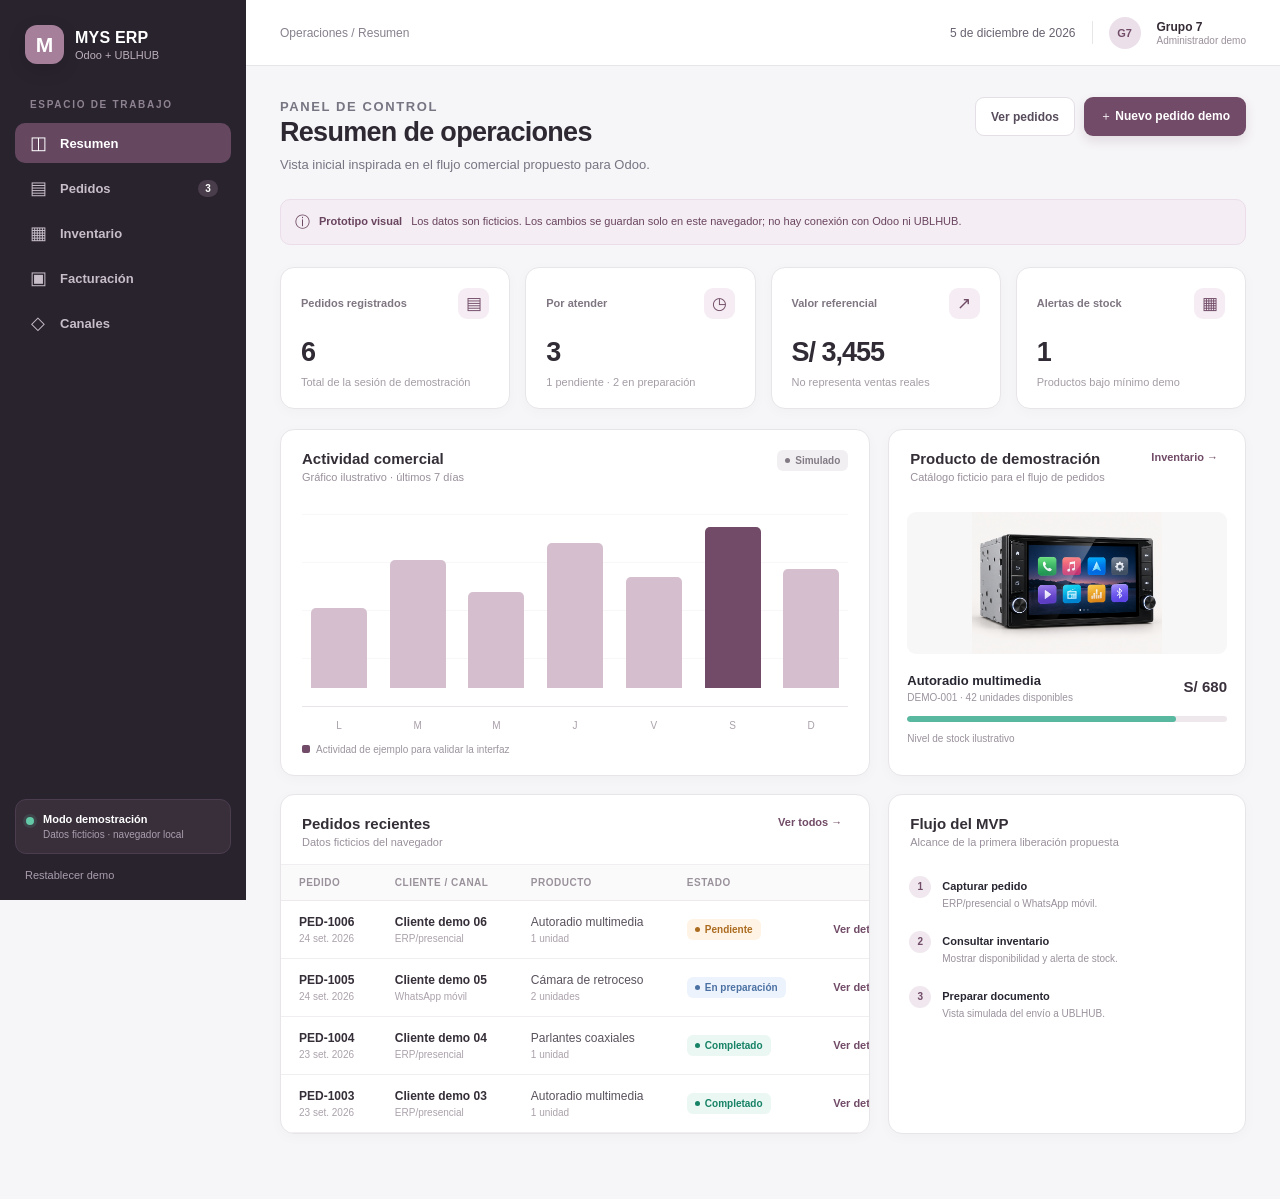
<file: producto/frontend/index.html>
<!doctype html>
<html lang="es">
  <head>
    <meta charset="UTF-8" />
    <meta name="viewport" content="width=device-width, initial-scale=1" />
    <meta name="theme-color" content="#2b2432" />
    <meta name="description" content="Prototipo visual de Odoo con ventas presenciales, WhatsApp móvil y documentos electrónicos mediante UBLHUB." />
    <title>MYS ERP · MVP visual</title>
    <link rel="stylesheet" href="./styles.css" />
    <script src="./app.js" defer></script>
  </head>
  <body>
    <div class="app-shell">
      <aside class="sidebar" aria-label="Navegación principal">
        <div class="brand">
          <div class="brand-mark" aria-hidden="true">M</div>
          <div><strong>MYS ERP</strong><small>Odoo + UBLHUB</small></div>
        </div>
        <div class="workspace-label">ESPACIO DE TRABAJO</div>
        <nav id="main-nav" class="nav-list">
          <button class="nav-item is-active" type="button" data-view="resumen"><span class="nav-icon">◫</span> Resumen</button>
          <button class="nav-item" type="button" data-view="pedidos"><span class="nav-icon">▤</span> Pedidos <span id="nav-pending" class="nav-count">0</span></button>
          <button class="nav-item" type="button" data-view="inventario"><span class="nav-icon">▦</span> Inventario</button>
          <button class="nav-item" type="button" data-view="facturacion"><span class="nav-icon">▣</span> Facturación</button>
          <button class="nav-item" type="button" data-view="canales"><span class="nav-icon">◇</span> Canales</button>
        </nav>
        <div class="sidebar-bottom">
          <div class="demo-card"><span class="demo-dot"></span><div><strong>Modo demostración</strong><small>Datos ficticios · navegador local</small></div></div>
          <button id="reset-demo" class="reset-button" type="button">Restablecer demo</button>
        </div>
      </aside>

      <div class="content-shell">
        <header class="topbar">
          <div class="topbar-left"><button id="menu-toggle" class="mobile-menu" type="button" aria-label="Abrir menú">☰</button><span id="breadcrumb">Operaciones / Resumen</span></div>
          <div class="topbar-right"><span class="topbar-date" id="today-label"></span><span class="divider"></span><span class="avatar" aria-label="Usuario de demostración">G7</span><span class="topbar-user">Grupo 7 <small>Administrador demo</small></span></div>
        </header>
        <main id="view" class="main-content" tabindex="-1"></main>
      </div>
    </div>
    <div id="modal-root"></div>
    <div id="toast" class="toast" role="status" aria-live="polite"></div>
  </body>
</html>
</file>
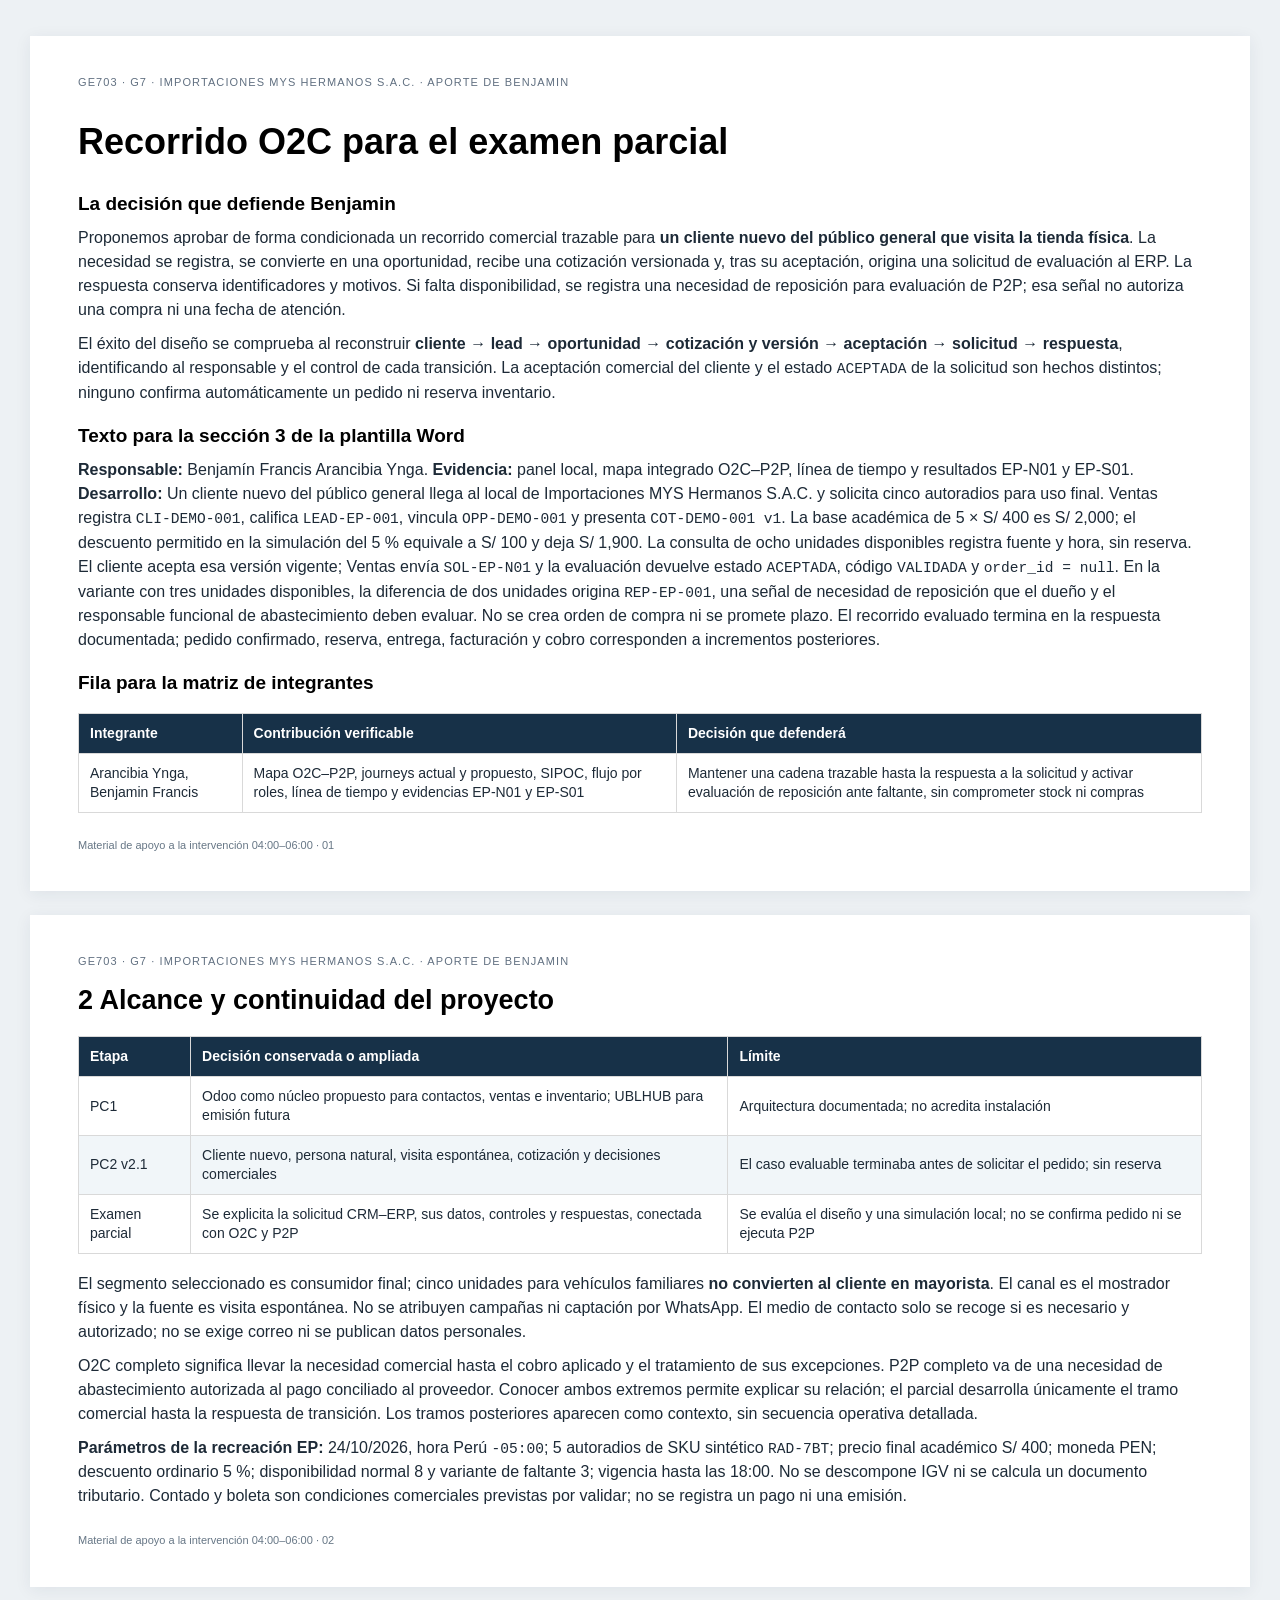
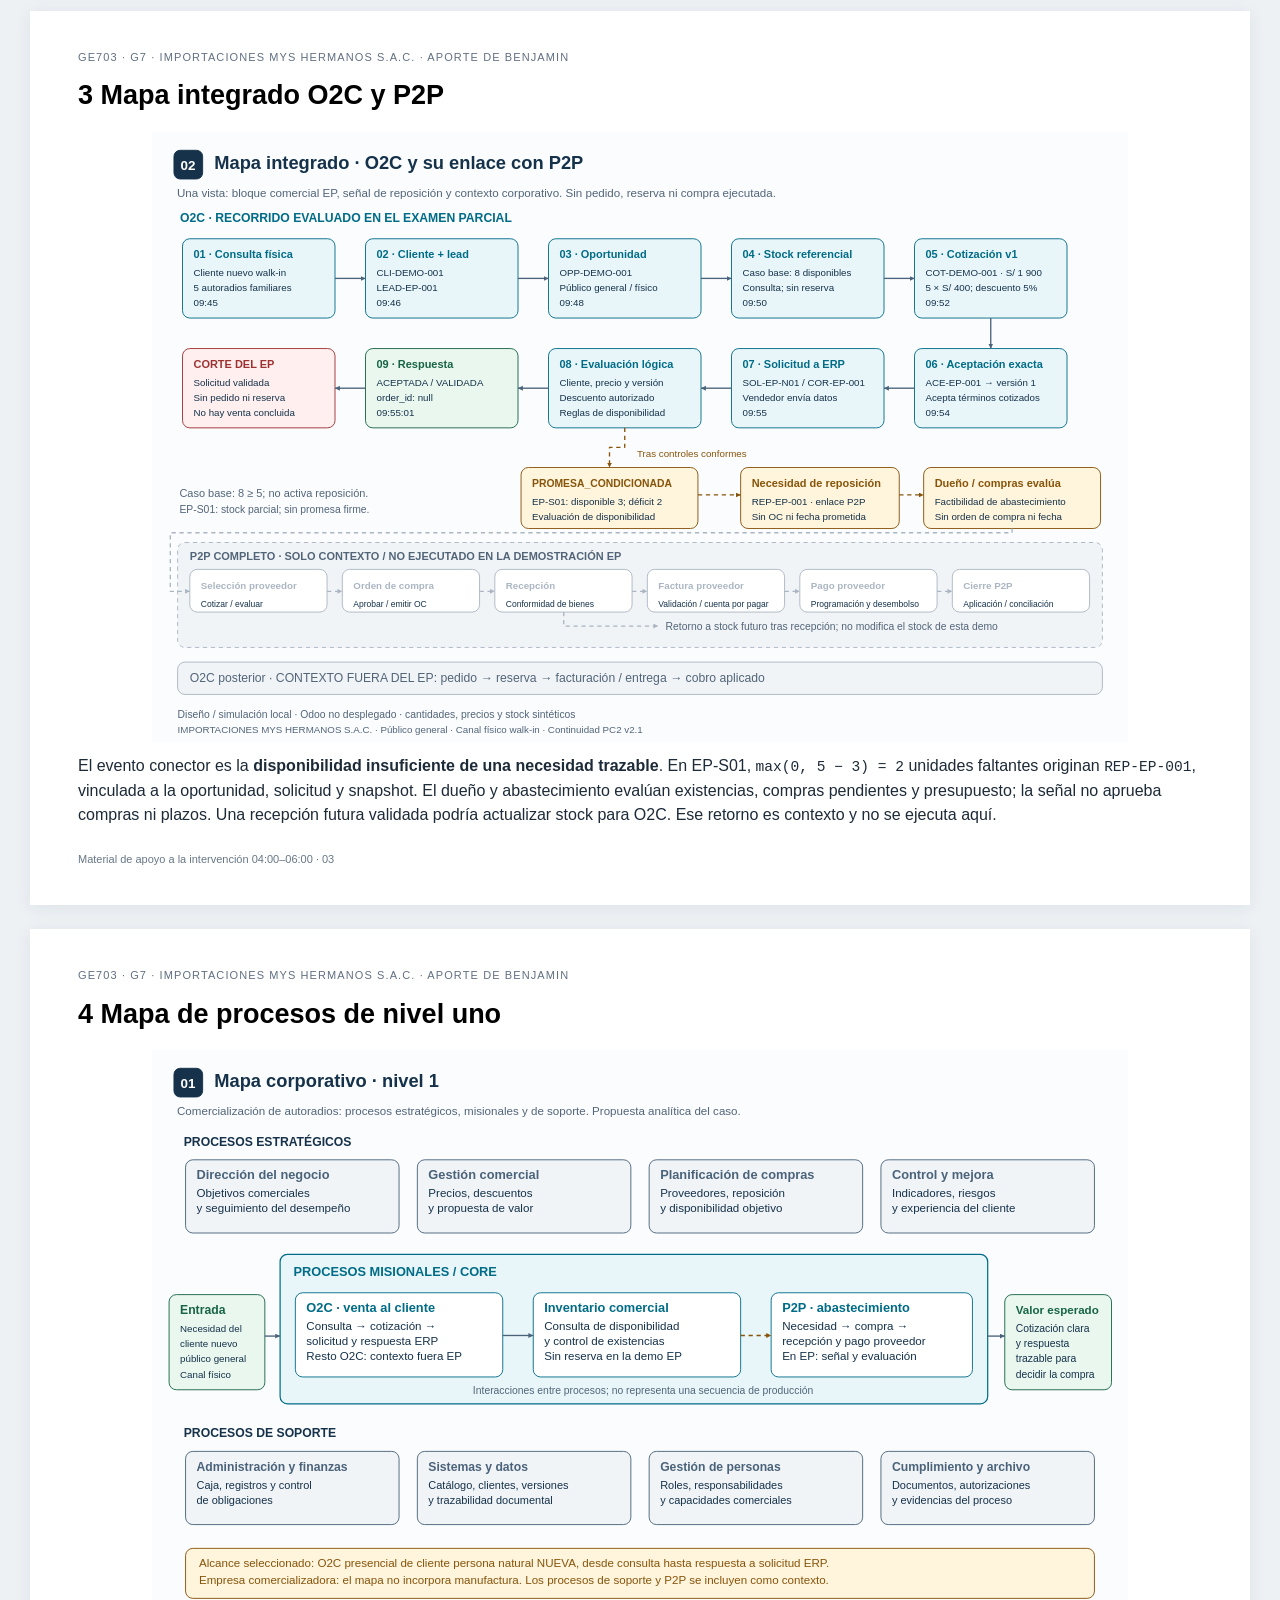
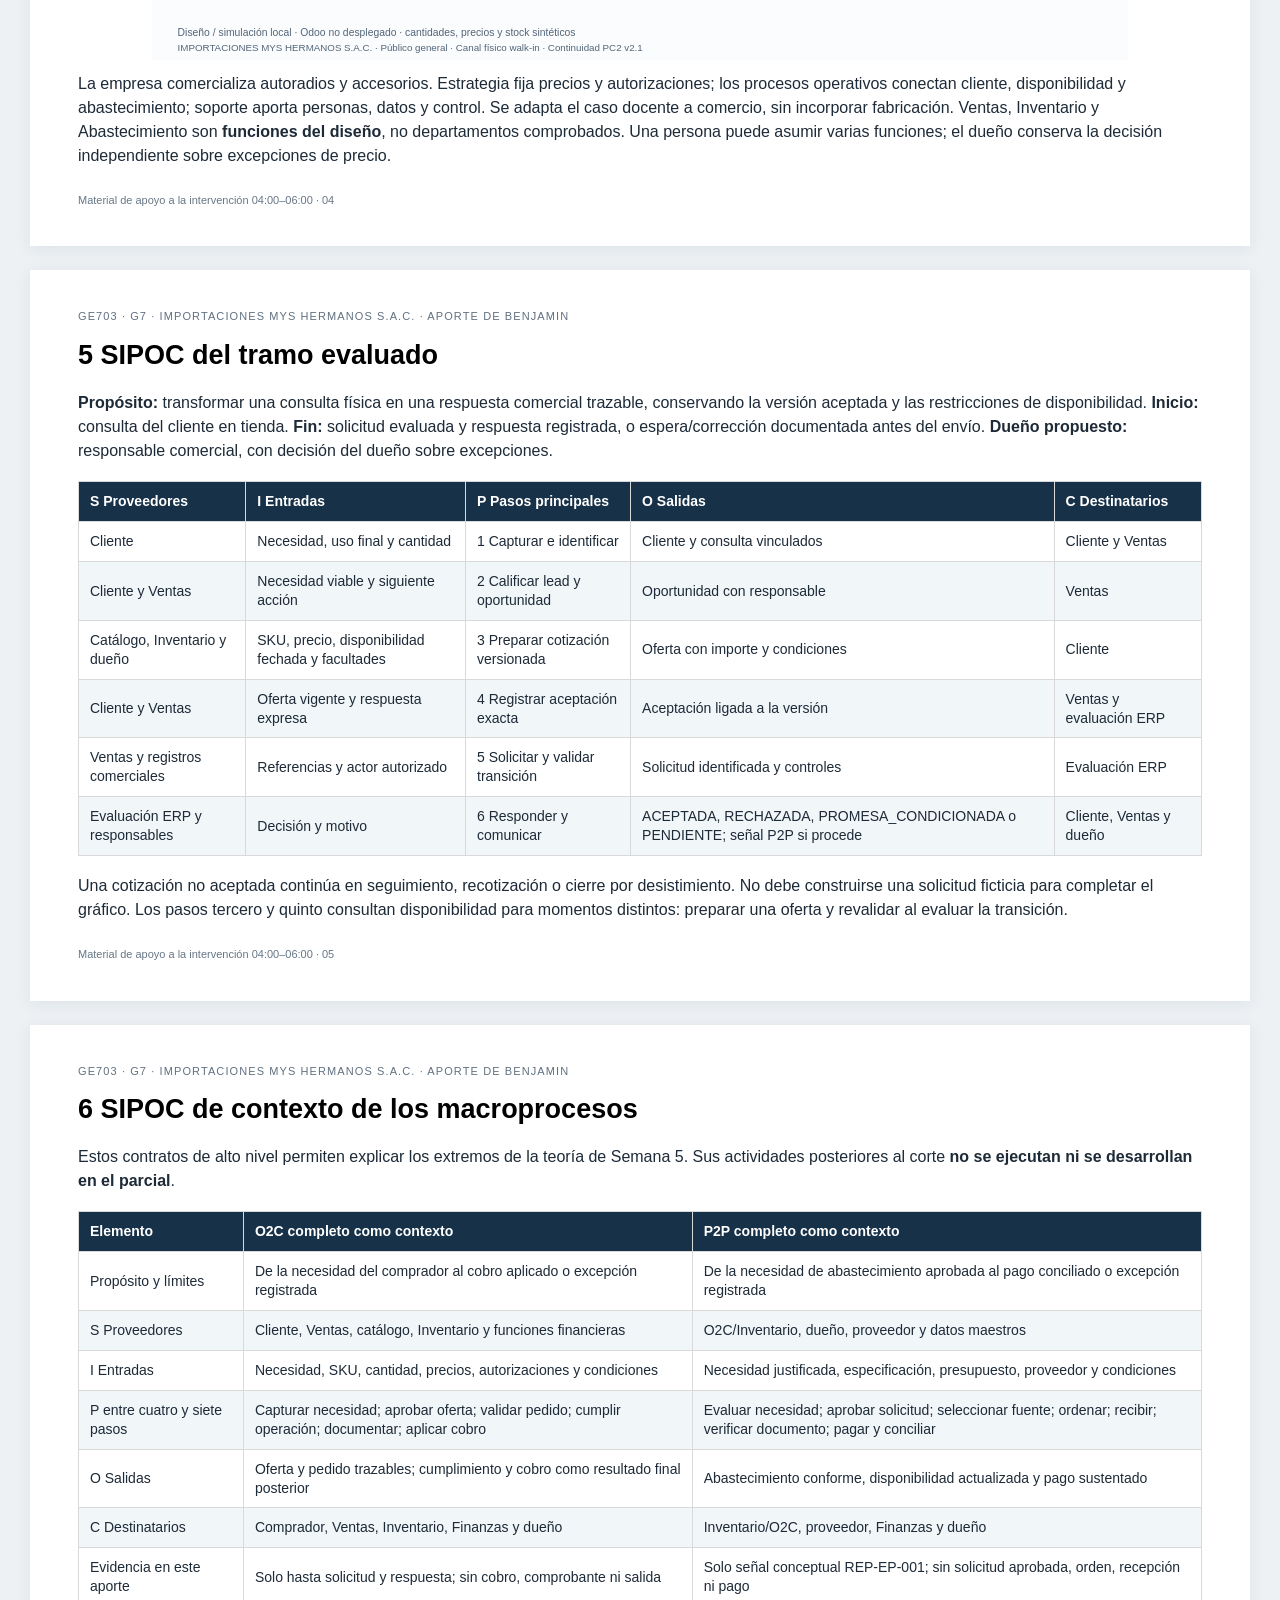
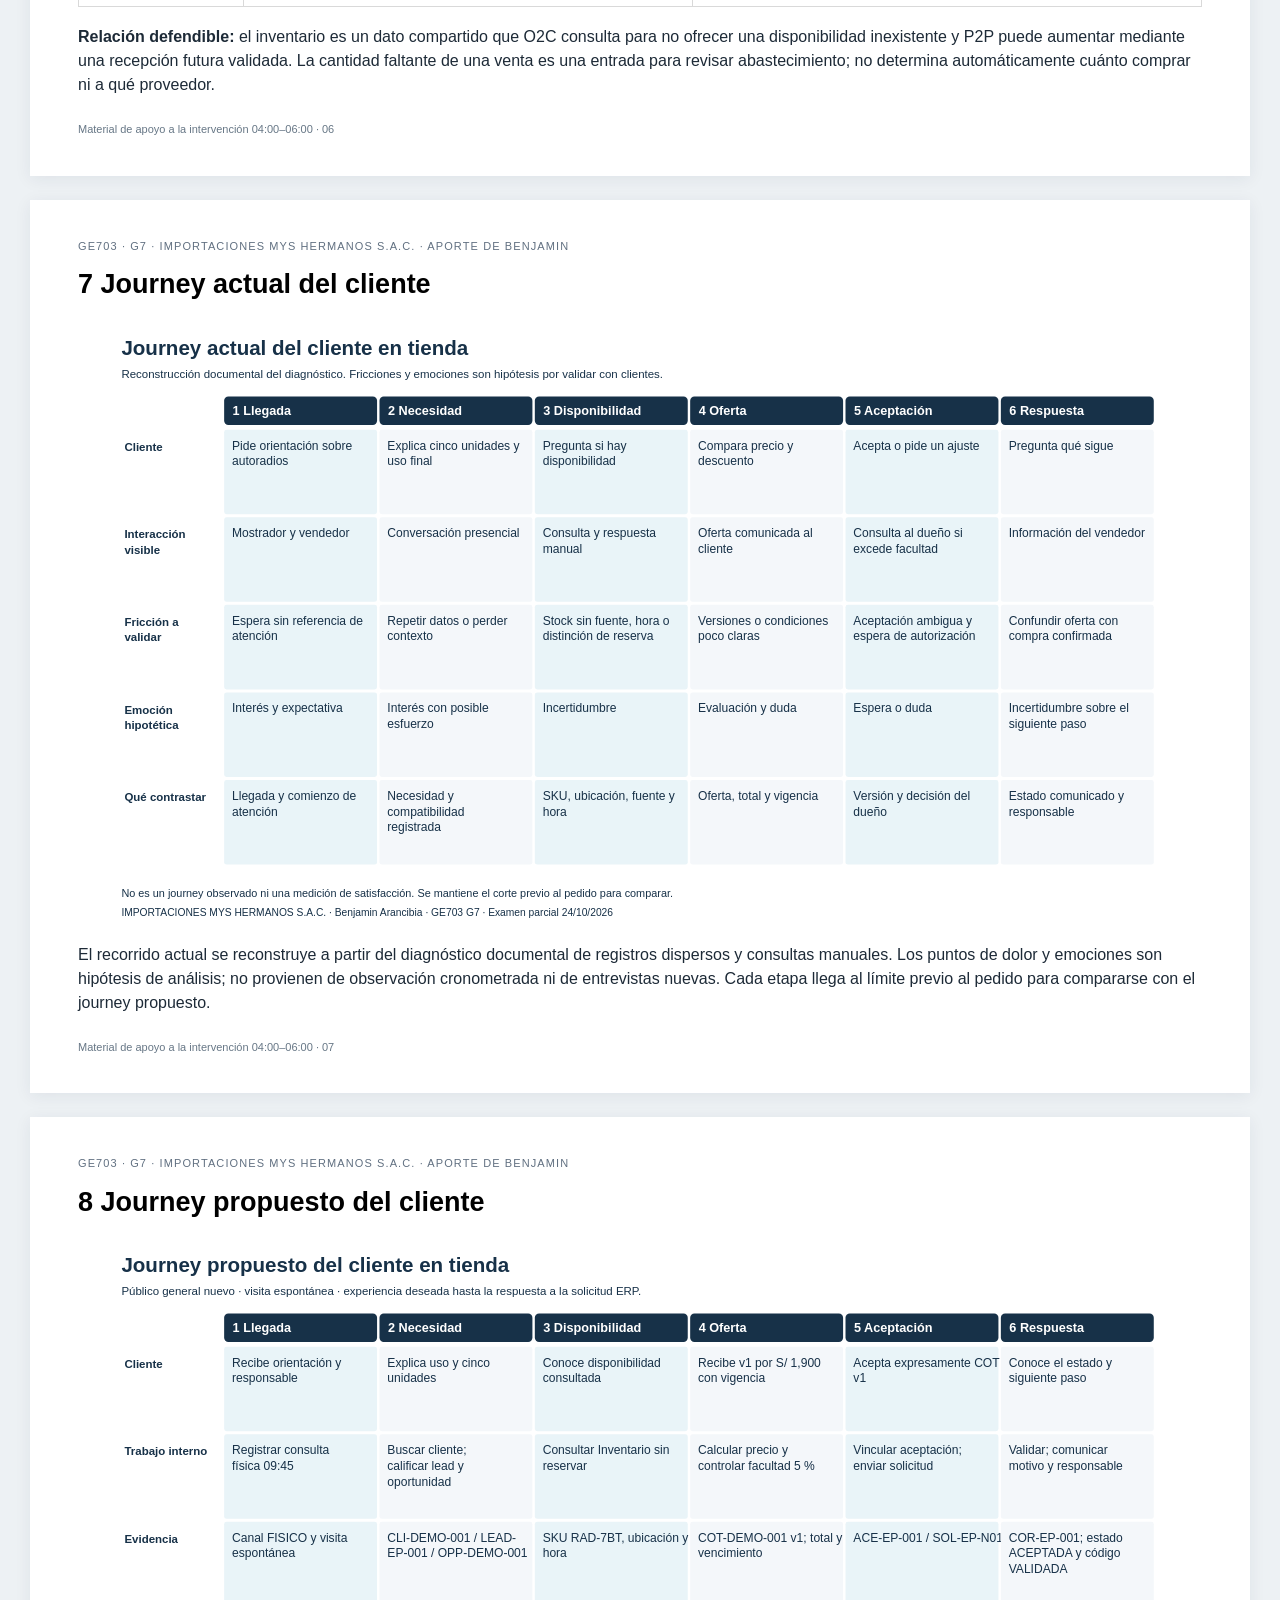
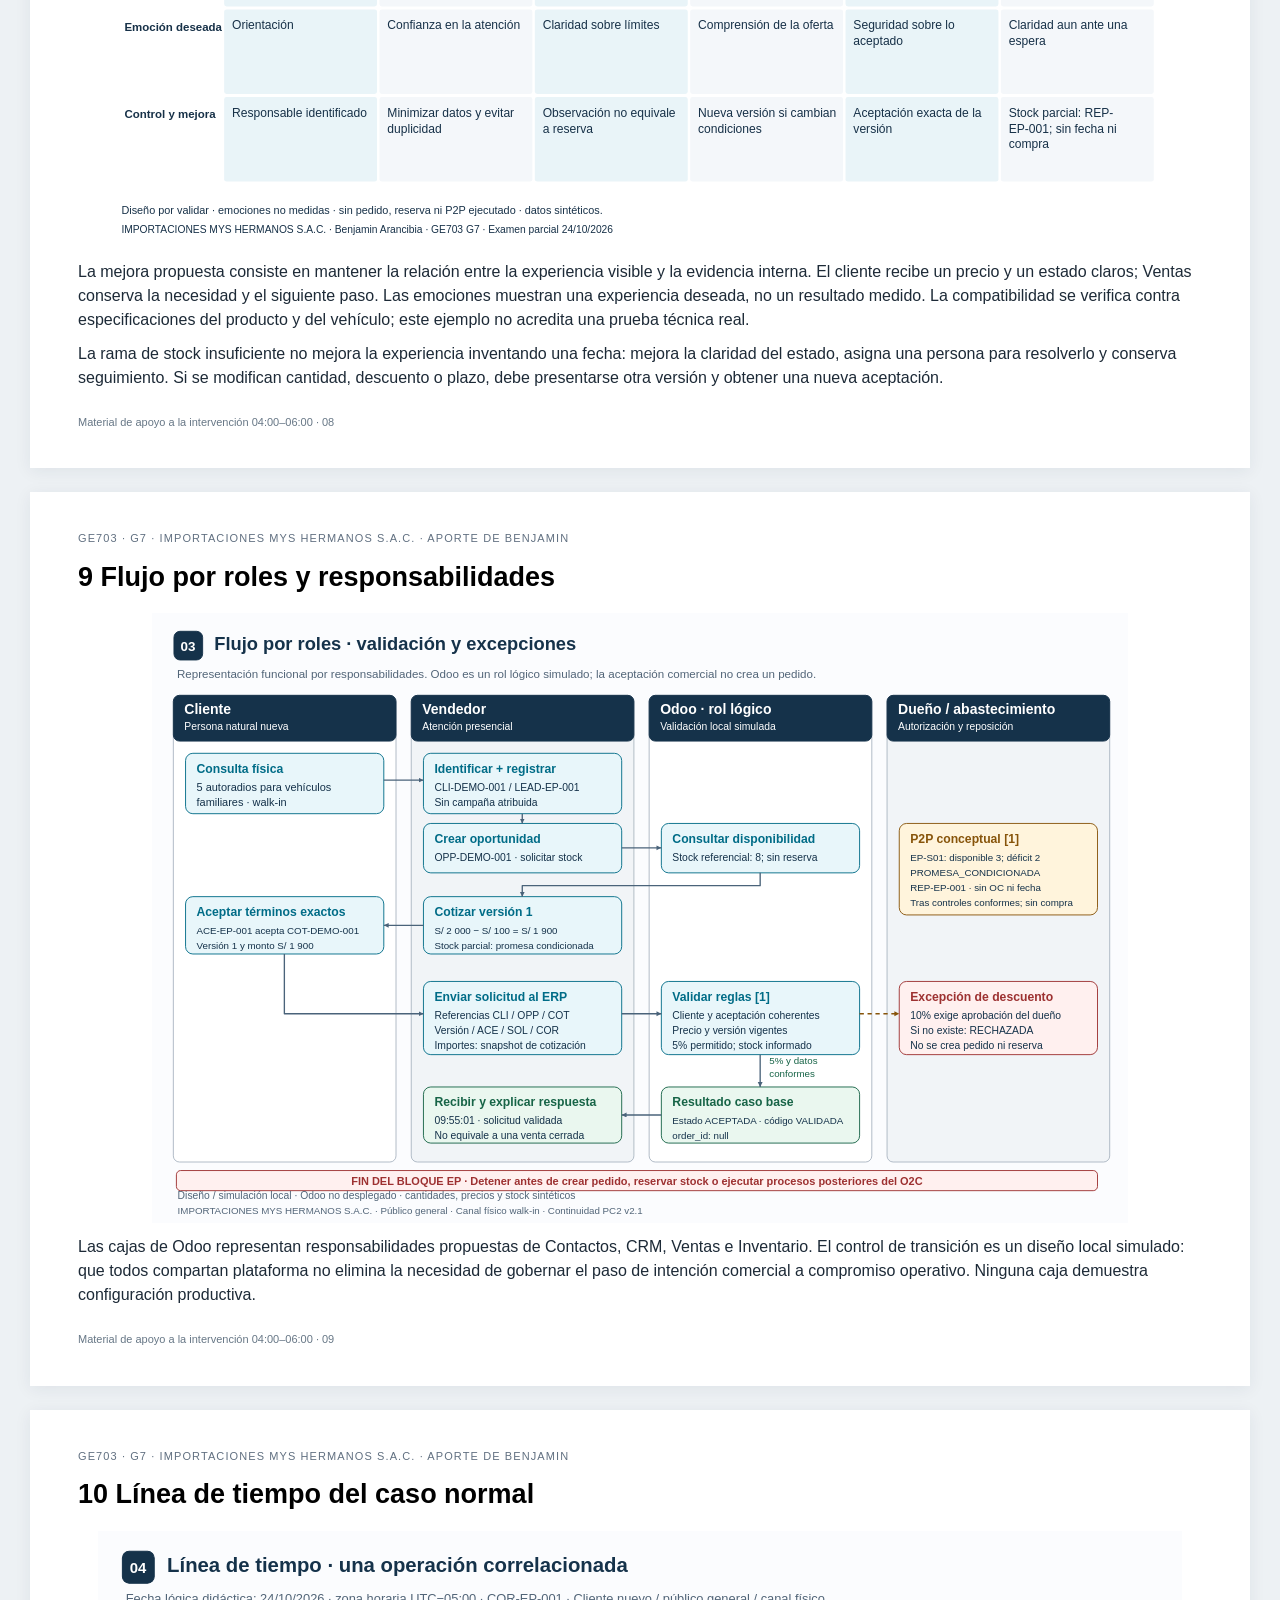
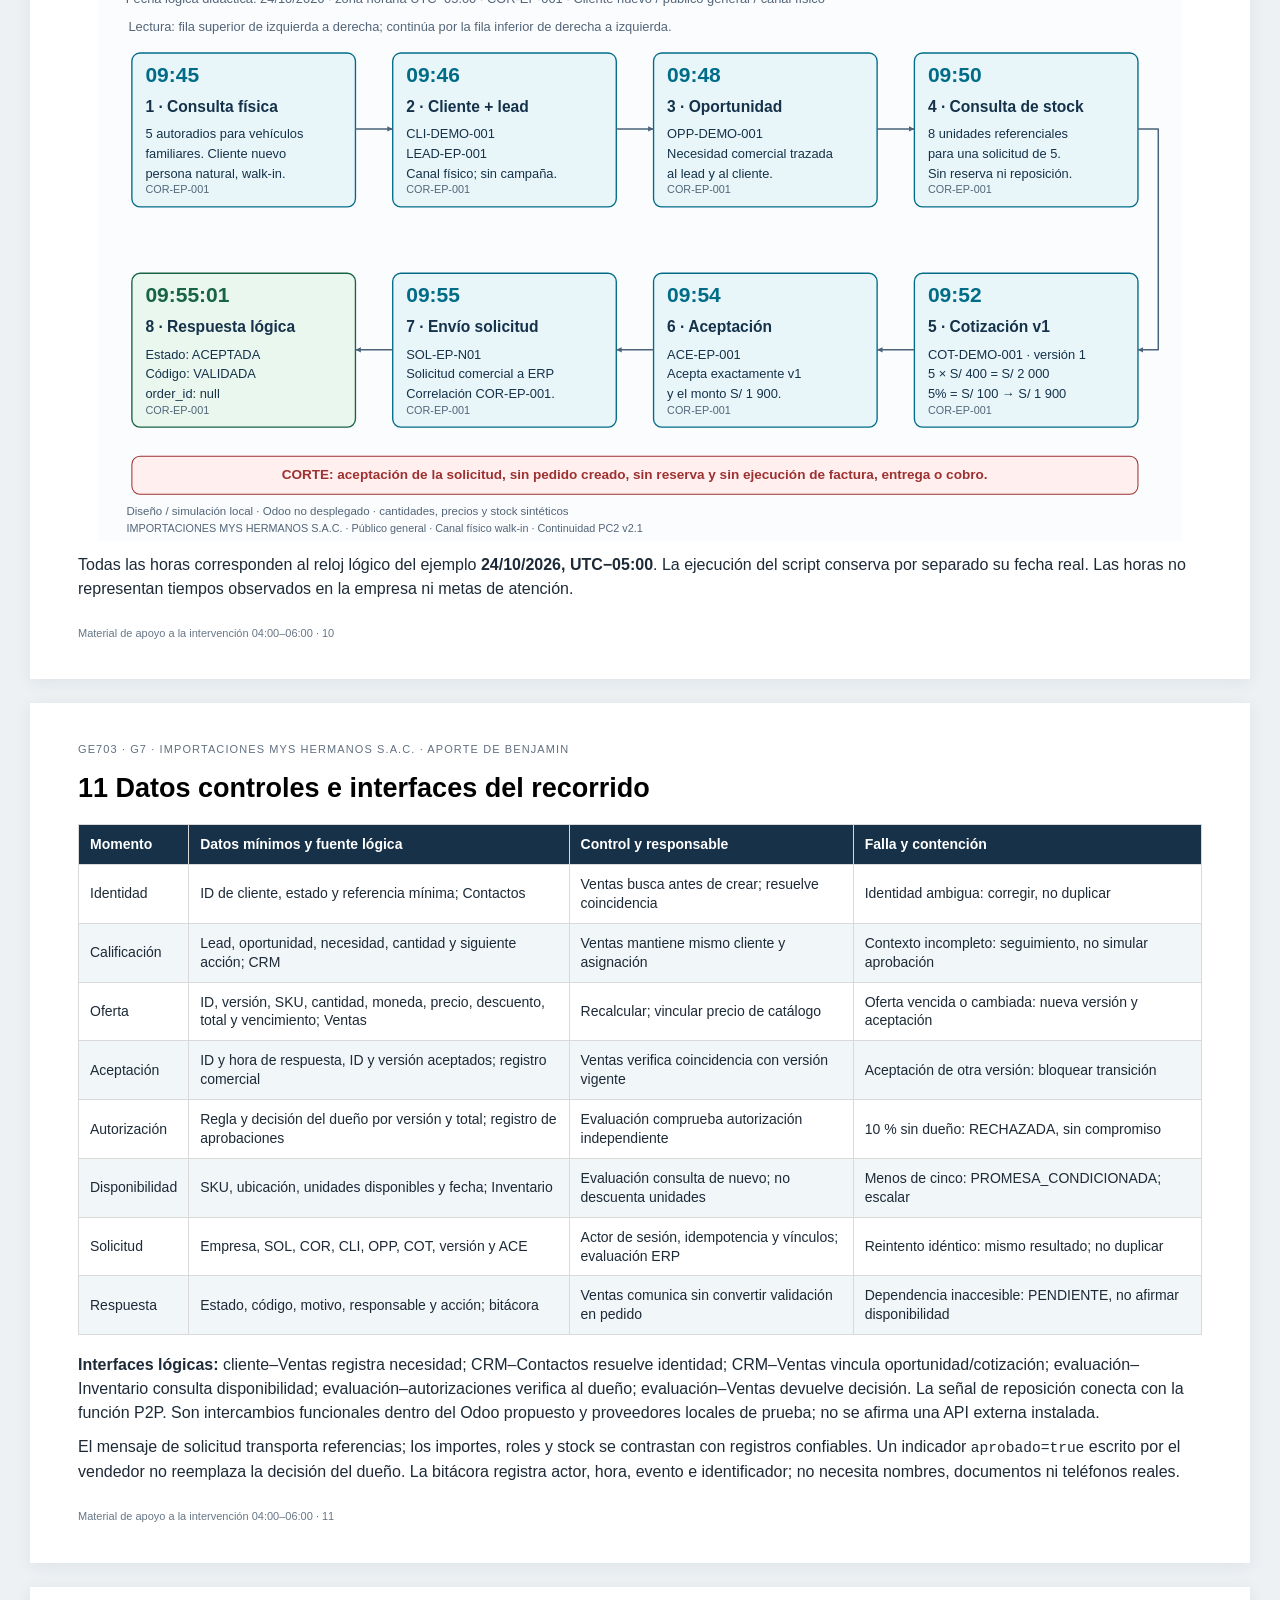
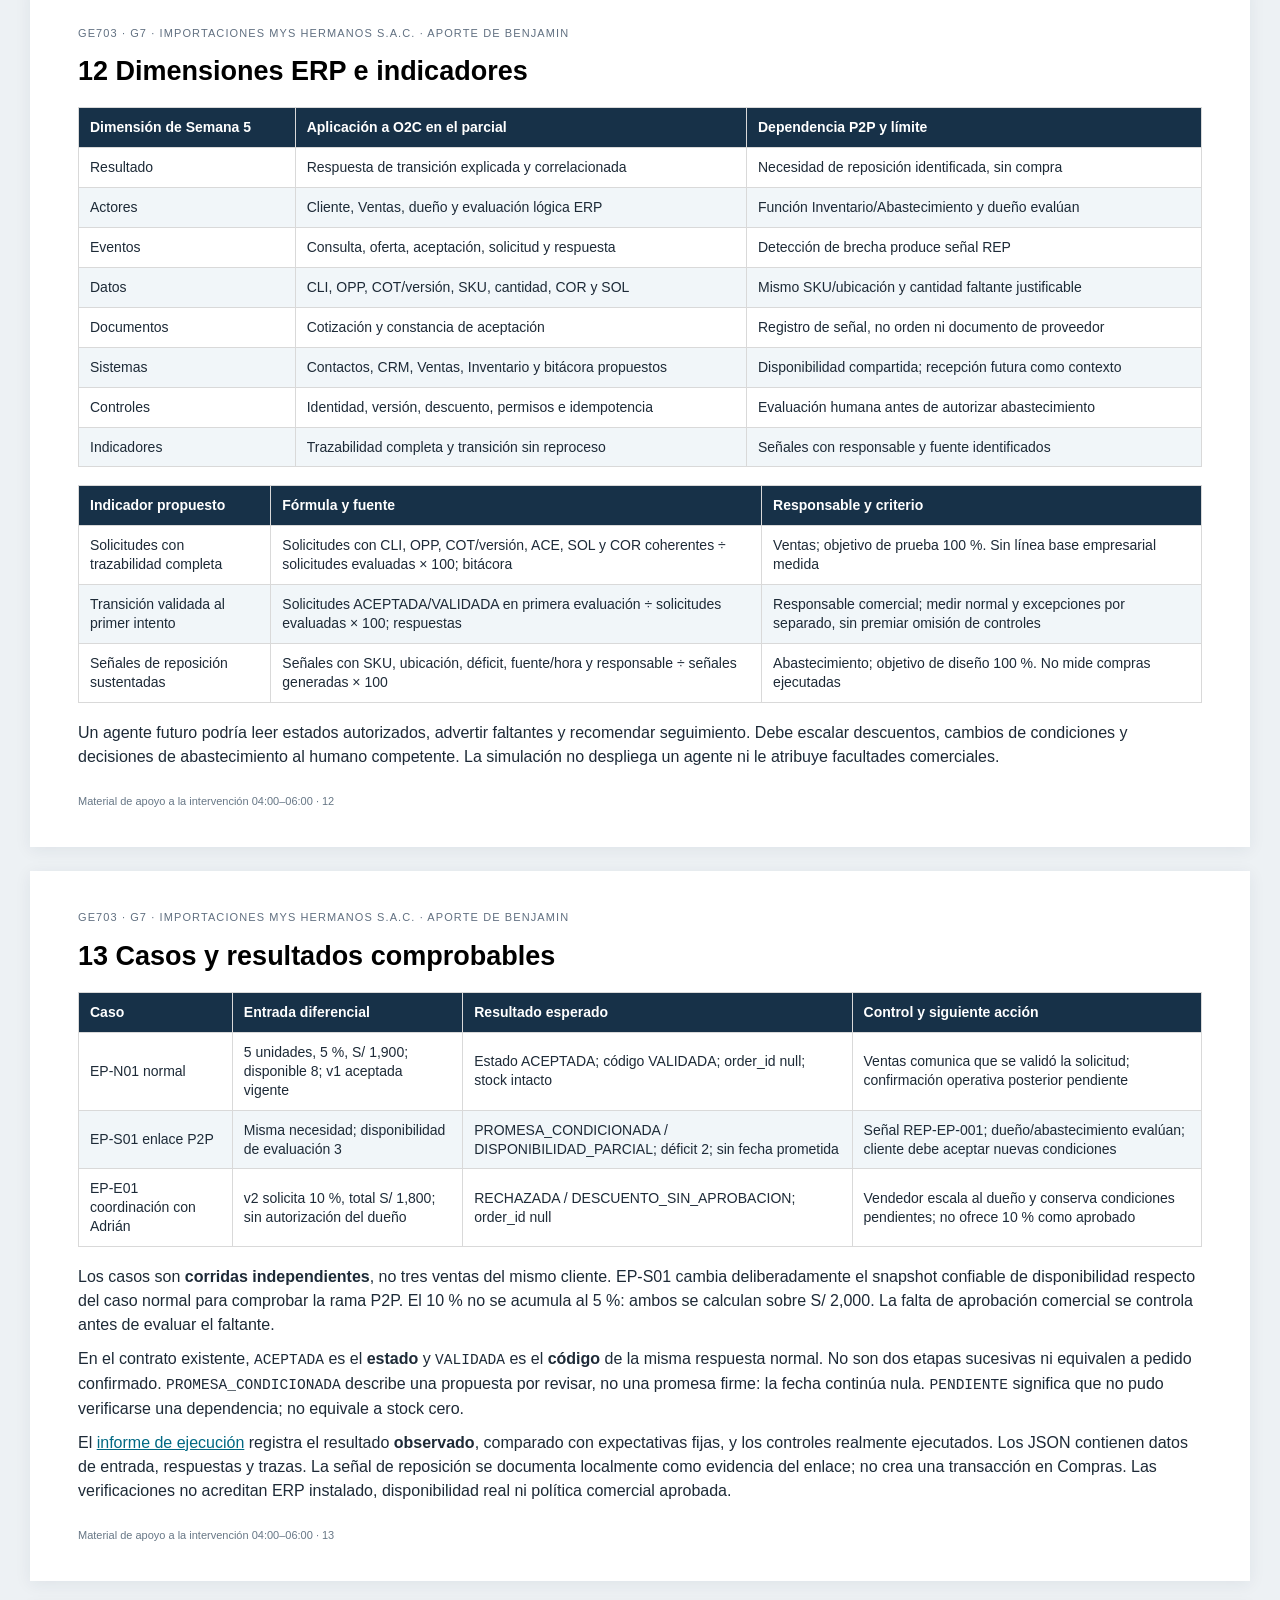
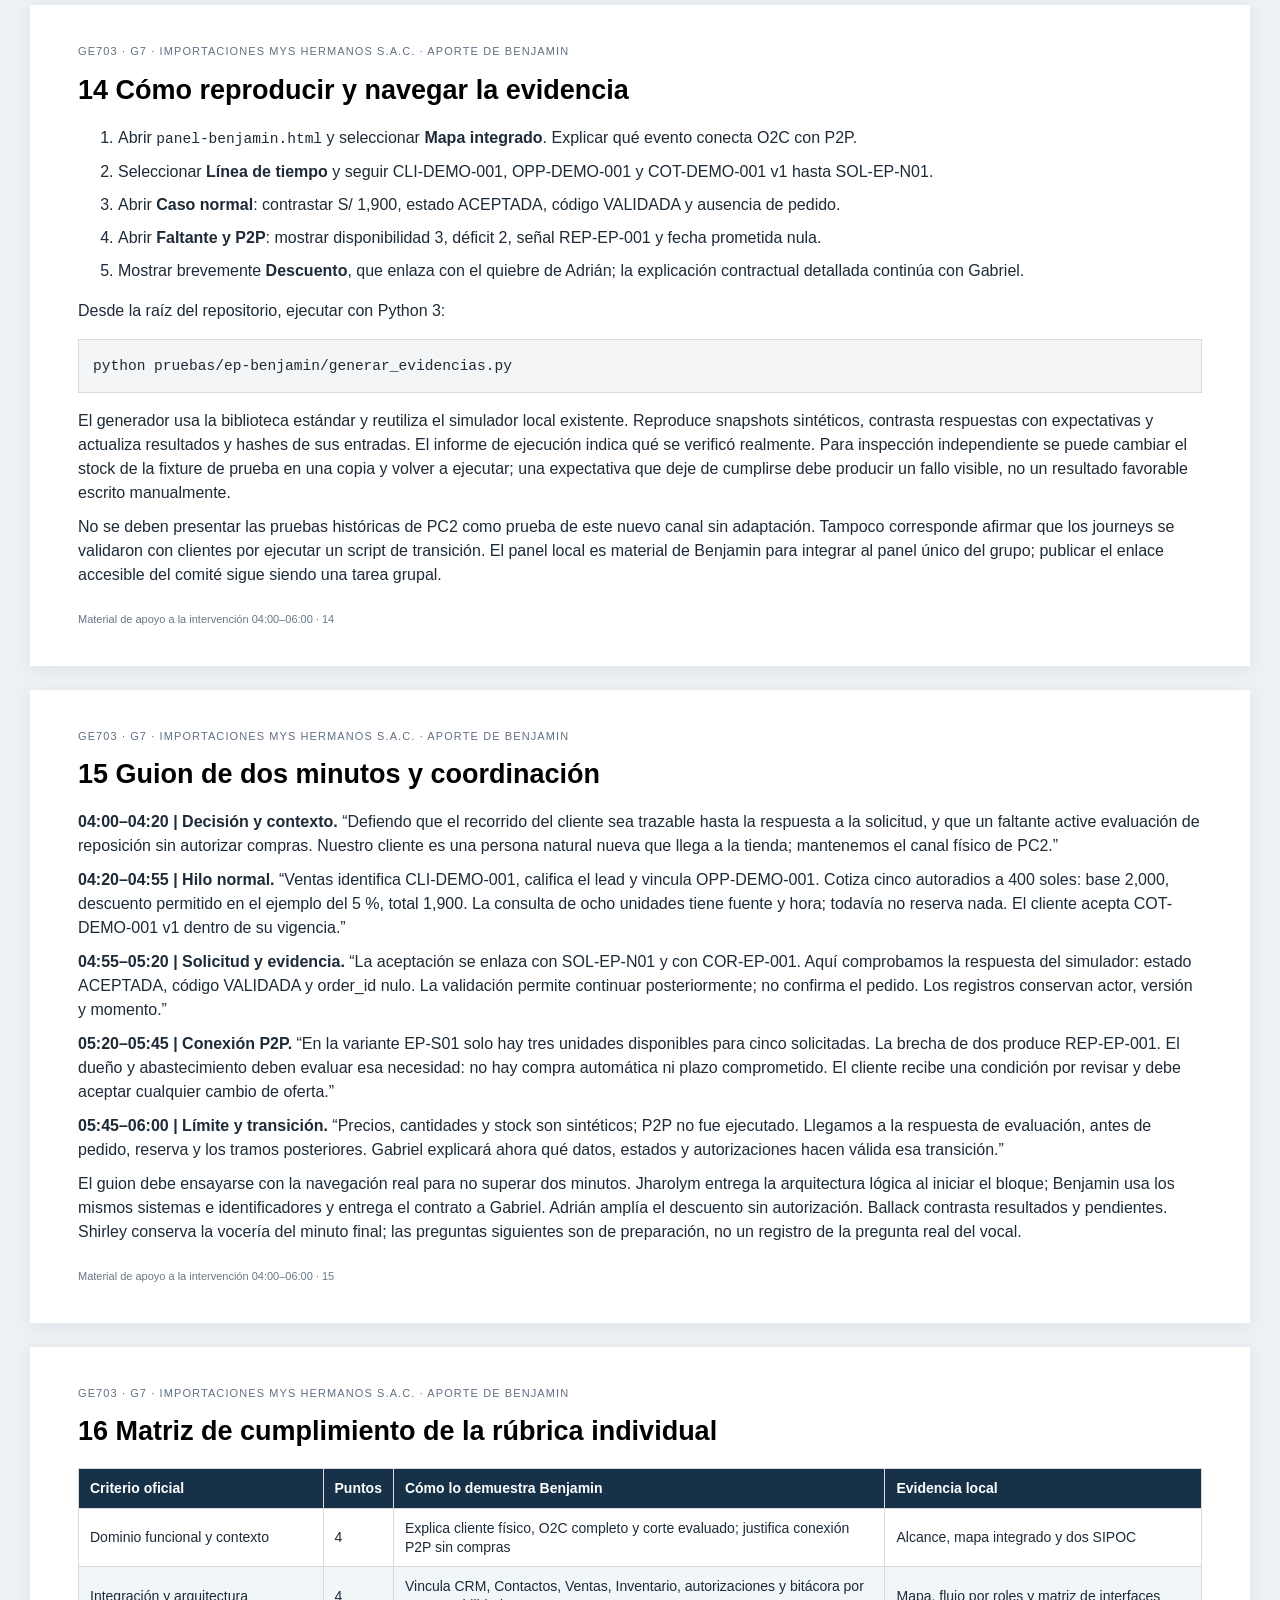
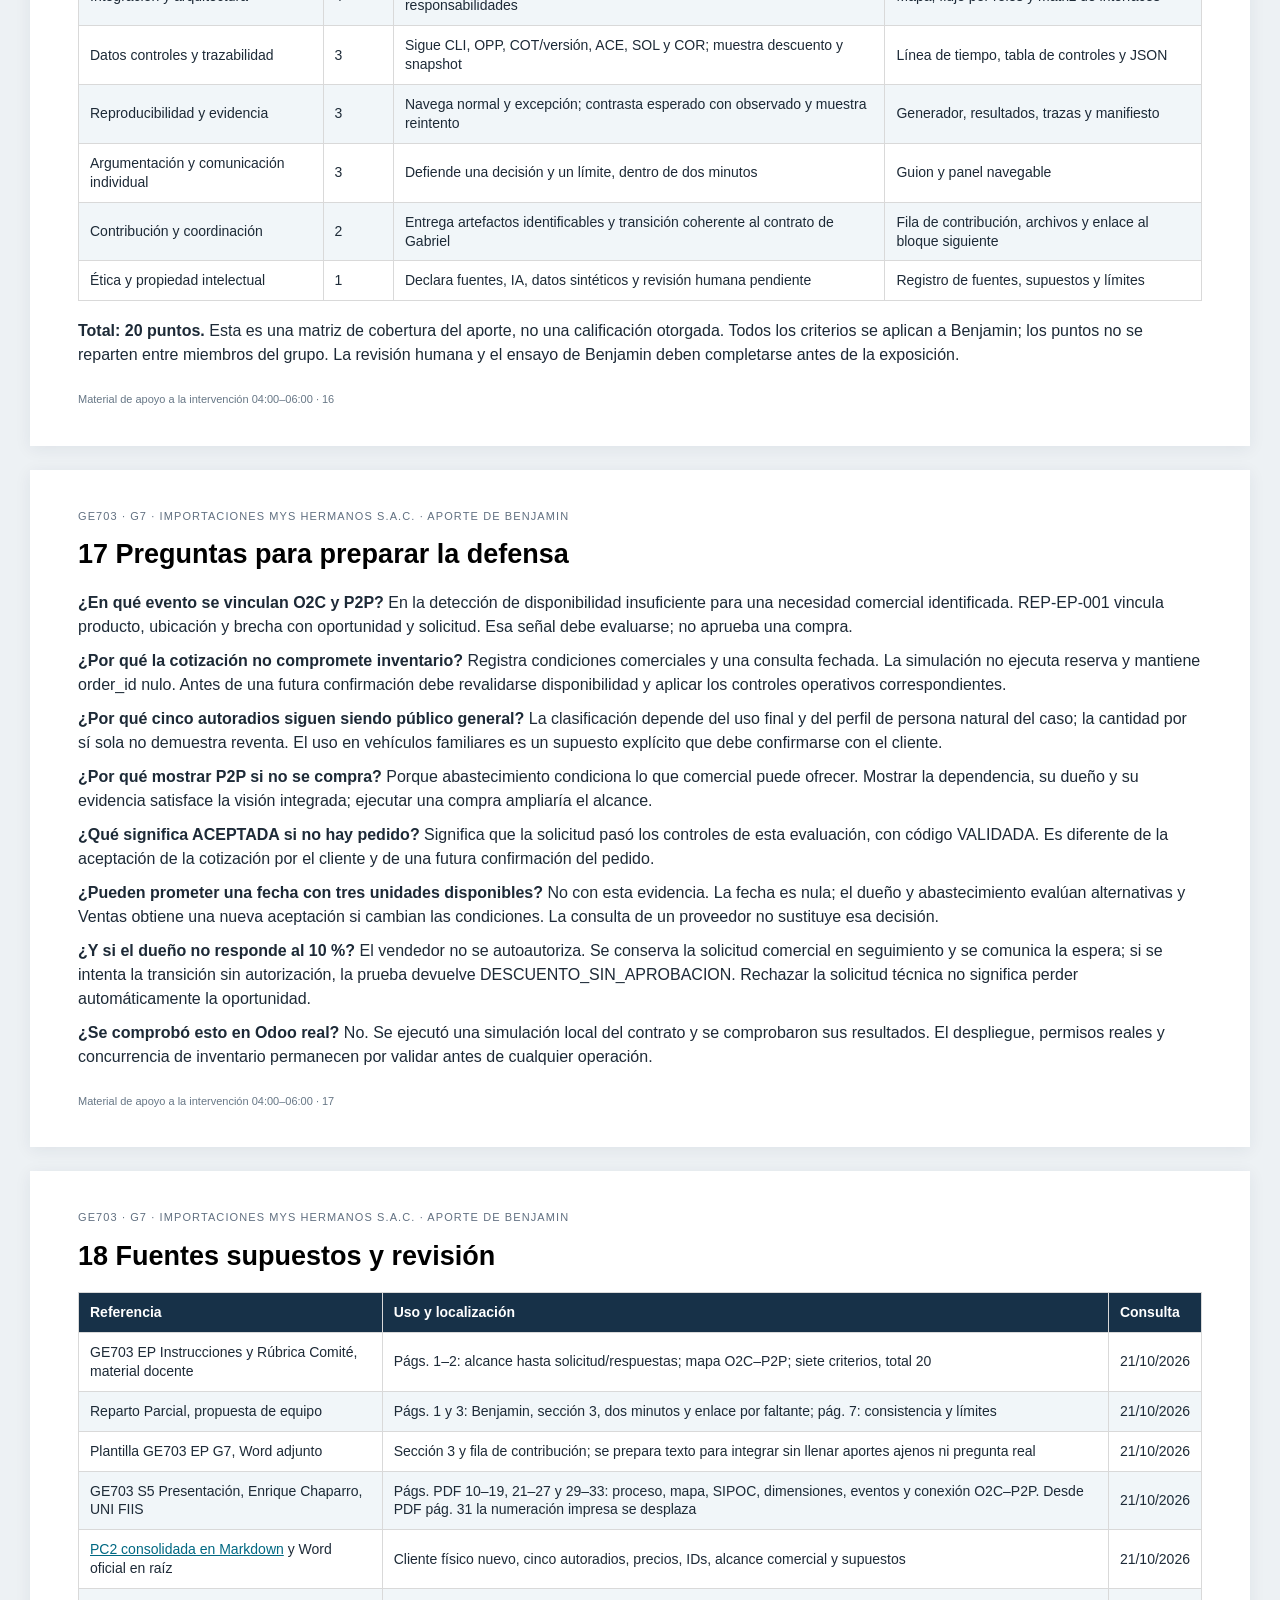
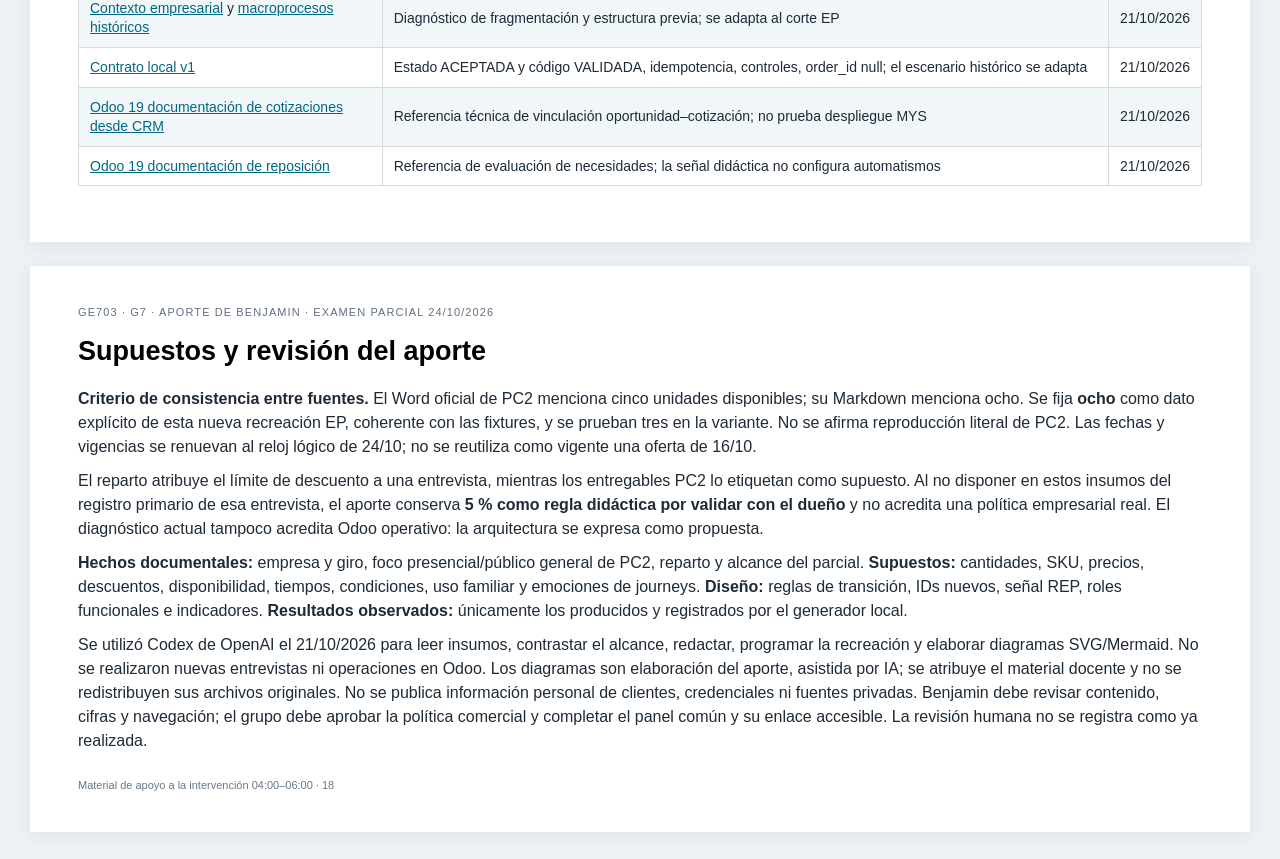
<file: documentos/ep/benjamin/informe-benjamin.html>
<!doctype html><html lang="es"><meta charset="utf-8"><meta name="viewport" content="width=device-width,initial-scale=1"><title>Recorrido O2C para el examen parcial</title><style>
*{box-sizing:border-box} body{margin:0;background:#edf1f4;color:#1d2a37;font:16px/1.5 "Segoe UI",Arial,sans-serif}
a{color:#006882} main{max-width:1220px;margin:36px auto} .sheet{background:white;margin:24px 0;padding:38px 48px;box-shadow:0 3px 16px #17314812;}
.meta{font-size:11px;letter-spacing:.1em;text-transform:uppercase;color:#617081;margin-bottom:14px}
h1,h2,h3{color:#000;line-height:1.2;break-after:avoid}h1{font-size:36px}h2{font-size:27px;margin:0 0 20px}h3{font-size:19px;margin:20px 0 10px}
p{margin:10px 0} table{width:100%;border-collapse:collapse;font-size:14px;line-height:1.35;margin:18px 0}th,td{border:1px solid #d9d9d9;padding:10px 11px;vertical-align:middle;text-align:left}th{background:#173148;color:#fff}tbody tr:nth-child(even){background:#f1f6f9}
tr{break-inside:avoid}thead{display:table-header-group} img{display:block;width:100%;height:auto;margin:18px auto 12px;max-height:610px;object-fit:contain;break-inside:avoid}p:has(>img){break-inside:avoid}
pre{white-space:pre-wrap;background:#f3f5f7;padding:14px;border:1px solid #d9d9d9}code{font-family:Consolas,monospace;font-size:.91em;overflow-wrap:anywhere}li{margin:9px 0}.pagefoot{font-size:11px;color:#677786;margin-top:24px}
@page{size:A4 landscape;margin:12mm 14mm}
@media print{body{background:#fff;font-size:10.5pt;line-height:1.35}main{max-width:none;margin:0}.sheet{padding:0;margin:0;box-shadow:none;break-before:page;min-height:0}.sheet:first-child{break-before:auto}.meta{font-size:8pt;margin:0 0 3mm}h1{font-size:25pt}h2{font-size:18pt;margin-bottom:4mm}h3{font-size:12pt;margin:3mm 0 2mm}p{margin:2mm 0}table{font-size:9.1pt;line-height:1.28;margin:3mm 0}th,td{padding:2mm 2.2mm}img{max-height:137mm;margin:2mm auto;object-fit:contain}a{color:#18546b;text-decoration:none}.pagefoot{display:none}li{margin:2mm 0}pre{font-size:9pt;padding:3mm}}
</style><main><section class="sheet" id="s1"><div class="meta">GE703 · G7 · Importaciones MYS Hermanos S.A.C. · Aporte de Benjamin</div><h1>Recorrido O2C para el examen parcial</h1><h3>La decisión que defiende Benjamin</h3>
<p>Proponemos aprobar de forma condicionada un recorrido comercial trazable para <strong>un cliente nuevo del público general que visita la tienda física</strong>. La necesidad se registra, se convierte en una oportunidad, recibe una cotización versionada y, tras su aceptación, origina una solicitud de evaluación al ERP. La respuesta conserva identificadores y motivos. Si falta disponibilidad, se registra una necesidad de reposición para evaluación de P2P; esa señal no autoriza una compra ni una fecha de atención.</p>
<p>El éxito del diseño se comprueba al reconstruir <strong>cliente → lead → oportunidad → cotización y versión → aceptación → solicitud → respuesta</strong>, identificando al responsable y el control de cada transición. La aceptación comercial del cliente y el estado <code>ACEPTADA</code> de la solicitud son hechos distintos; ninguno confirma automáticamente un pedido ni reserva inventario.</p>
<h3>Texto para la sección 3 de la plantilla Word</h3>
<p><strong>Responsable:</strong> Benjamín Francis Arancibia Ynga. <strong>Evidencia:</strong> panel local, mapa integrado O2C–P2P, línea de tiempo y resultados EP-N01 y EP-S01. <strong>Desarrollo:</strong> Un cliente nuevo del público general llega al local de Importaciones MYS Hermanos S.A.C. y solicita cinco autoradios para uso final. Ventas registra <code>CLI-DEMO-001</code>, califica <code>LEAD-EP-001</code>, vincula <code>OPP-DEMO-001</code> y presenta <code>COT-DEMO-001 v1</code>. La base académica de 5 × S/ 400 es S/ 2,000; el descuento permitido en la simulación del 5 % equivale a S/ 100 y deja S/ 1,900. La consulta de ocho unidades disponibles registra fuente y hora, sin reserva. El cliente acepta esa versión vigente; Ventas envía <code>SOL-EP-N01</code> y la evaluación devuelve estado <code>ACEPTADA</code>, código <code>VALIDADA</code> y <code>order_id = null</code>. En la variante con tres unidades disponibles, la diferencia de dos unidades origina <code>REP-EP-001</code>, una señal de necesidad de reposición que el dueño y el responsable funcional de abastecimiento deben evaluar. No se crea orden de compra ni se promete plazo. El recorrido evaluado termina en la respuesta documentada; pedido confirmado, reserva, entrega, facturación y cobro corresponden a incrementos posteriores.</p>
<h3>Fila para la matriz de integrantes</h3>
<table>
<thead>
<tr>
<th>Integrante</th>
<th>Contribución verificable</th>
<th>Decisión que defenderá</th>
</tr>
</thead>
<tbody>
<tr>
<td>Arancibia Ynga, Benjamin Francis</td>
<td>Mapa O2C–P2P, journeys actual y propuesto, SIPOC, flujo por roles, línea de tiempo y evidencias EP-N01 y EP-S01</td>
<td>Mantener una cadena trazable hasta la respuesta a la solicitud y activar evaluación de reposición ante faltante, sin comprometer stock ni compras</td>
</tr>
</tbody>
</table><div class="pagefoot">Material de apoyo a la intervención 04:00–06:00 · 01</div></section>
<section class="sheet" id="s2"><div class="meta">GE703 · G7 · Importaciones MYS Hermanos S.A.C. · Aporte de Benjamin</div><h2>2 Alcance y continuidad del proyecto</h2>
<table>
<thead>
<tr>
<th>Etapa</th>
<th>Decisión conservada o ampliada</th>
<th>Límite</th>
</tr>
</thead>
<tbody>
<tr>
<td>PC1</td>
<td>Odoo como núcleo propuesto para contactos, ventas e inventario; UBLHUB para emisión futura</td>
<td>Arquitectura documentada; no acredita instalación</td>
</tr>
<tr>
<td>PC2 v2.1</td>
<td>Cliente nuevo, persona natural, visita espontánea, cotización y decisiones comerciales</td>
<td>El caso evaluable terminaba antes de solicitar el pedido; sin reserva</td>
</tr>
<tr>
<td>Examen parcial</td>
<td>Se explicita la solicitud CRM–ERP, sus datos, controles y respuestas, conectada con O2C y P2P</td>
<td>Se evalúa el diseño y una simulación local; no se confirma pedido ni se ejecuta P2P</td>
</tr>
</tbody>
</table>
<p>El segmento seleccionado es consumidor final; cinco unidades para vehículos familiares <strong>no convierten al cliente en mayorista</strong>. El canal es el mostrador físico y la fuente es visita espontánea. No se atribuyen campañas ni captación por WhatsApp. El medio de contacto solo se recoge si es necesario y autorizado; no se exige correo ni se publican datos personales.</p>
<p>O2C completo significa llevar la necesidad comercial hasta el cobro aplicado y el tratamiento de sus excepciones. P2P completo va de una necesidad de abastecimiento autorizada al pago conciliado al proveedor. Conocer ambos extremos permite explicar su relación; el parcial desarrolla únicamente el tramo comercial hasta la respuesta de transición. Los tramos posteriores aparecen como contexto, sin secuencia operativa detallada.</p>
<p><strong>Parámetros de la recreación EP:</strong> 24/10/2026, hora Perú <code>-05:00</code>; 5 autoradios de SKU sintético <code>RAD-7BT</code>; precio final académico S/ 400; moneda PEN; descuento ordinario 5 %; disponibilidad normal 8 y variante de faltante 3; vigencia hasta las 18:00. No se descompone IGV ni se calcula un documento tributario. Contado y boleta son condiciones comerciales previstas por validar; no se registra un pago ni una emisión.</p><div class="pagefoot">Material de apoyo a la intervención 04:00–06:00 · 02</div></section>
<section class="sheet graph-sheet" id="s3"><div class="meta">GE703 · G7 · Importaciones MYS Hermanos S.A.C. · Aporte de Benjamin</div><h2>3 Mapa integrado O2C y P2P</h2>
<p><img alt="Mapa integrado O2C y P2P" src="diagramas/02-mapa-integrado-o2c-p2p.svg" /></p>
<p>El evento conector es la <strong>disponibilidad insuficiente de una necesidad trazable</strong>. En EP-S01, <code>max(0, 5 − 3) = 2</code> unidades faltantes originan <code>REP-EP-001</code>, vinculada a la oportunidad, solicitud y snapshot. El dueño y abastecimiento evalúan existencias, compras pendientes y presupuesto; la señal no aprueba compras ni plazos. Una recepción futura validada podría actualizar stock para O2C. Ese retorno es contexto y no se ejecuta aquí.</p><div class="pagefoot">Material de apoyo a la intervención 04:00–06:00 · 03</div></section>
<section class="sheet graph-sheet" id="s4"><div class="meta">GE703 · G7 · Importaciones MYS Hermanos S.A.C. · Aporte de Benjamin</div><h2>4 Mapa de procesos de nivel uno</h2>
<p><img alt="Mapa de procesos de Importaciones MYS Hermanos" src="diagramas/01-mapa-corporativo.svg" /></p>
<p>La empresa comercializa autoradios y accesorios. Estrategia fija precios y autorizaciones; los procesos operativos conectan cliente, disponibilidad y abastecimiento; soporte aporta personas, datos y control. Se adapta el caso docente a comercio, sin incorporar fabricación. Ventas, Inventario y Abastecimiento son <strong>funciones del diseño</strong>, no departamentos comprobados. Una persona puede asumir varias funciones; el dueño conserva la decisión independiente sobre excepciones de precio.</p><div class="pagefoot">Material de apoyo a la intervención 04:00–06:00 · 04</div></section>
<section class="sheet" id="s5"><div class="meta">GE703 · G7 · Importaciones MYS Hermanos S.A.C. · Aporte de Benjamin</div><h2>5 SIPOC del tramo evaluado</h2>
<p><strong>Propósito:</strong> transformar una consulta física en una respuesta comercial trazable, conservando la versión aceptada y las restricciones de disponibilidad. <strong>Inicio:</strong> consulta del cliente en tienda. <strong>Fin:</strong> solicitud evaluada y respuesta registrada, o espera/corrección documentada antes del envío. <strong>Dueño propuesto:</strong> responsable comercial, con decisión del dueño sobre excepciones.</p>
<table>
<thead>
<tr>
<th>S Proveedores</th>
<th>I Entradas</th>
<th>P Pasos principales</th>
<th>O Salidas</th>
<th>C Destinatarios</th>
</tr>
</thead>
<tbody>
<tr>
<td>Cliente</td>
<td>Necesidad, uso final y cantidad</td>
<td>1 Capturar e identificar</td>
<td>Cliente y consulta vinculados</td>
<td>Cliente y Ventas</td>
</tr>
<tr>
<td>Cliente y Ventas</td>
<td>Necesidad viable y siguiente acción</td>
<td>2 Calificar lead y oportunidad</td>
<td>Oportunidad con responsable</td>
<td>Ventas</td>
</tr>
<tr>
<td>Catálogo, Inventario y dueño</td>
<td>SKU, precio, disponibilidad fechada y facultades</td>
<td>3 Preparar cotización versionada</td>
<td>Oferta con importe y condiciones</td>
<td>Cliente</td>
</tr>
<tr>
<td>Cliente y Ventas</td>
<td>Oferta vigente y respuesta expresa</td>
<td>4 Registrar aceptación exacta</td>
<td>Aceptación ligada a la versión</td>
<td>Ventas y evaluación ERP</td>
</tr>
<tr>
<td>Ventas y registros comerciales</td>
<td>Referencias y actor autorizado</td>
<td>5 Solicitar y validar transición</td>
<td>Solicitud identificada y controles</td>
<td>Evaluación ERP</td>
</tr>
<tr>
<td>Evaluación ERP y responsables</td>
<td>Decisión y motivo</td>
<td>6 Responder y comunicar</td>
<td>ACEPTADA, RECHAZADA, PROMESA_CONDICIONADA o PENDIENTE; señal P2P si procede</td>
<td>Cliente, Ventas y dueño</td>
</tr>
</tbody>
</table>
<p>Una cotización no aceptada continúa en seguimiento, recotización o cierre por desistimiento. No debe construirse una solicitud ficticia para completar el gráfico. Los pasos tercero y quinto consultan disponibilidad para momentos distintos: preparar una oferta y revalidar al evaluar la transición.</p><div class="pagefoot">Material de apoyo a la intervención 04:00–06:00 · 05</div></section>
<section class="sheet" id="s6"><div class="meta">GE703 · G7 · Importaciones MYS Hermanos S.A.C. · Aporte de Benjamin</div><h2>6 SIPOC de contexto de los macroprocesos</h2>
<p>Estos contratos de alto nivel permiten explicar los extremos de la teoría de Semana 5. Sus actividades posteriores al corte <strong>no se ejecutan ni se desarrollan en el parcial</strong>.</p>
<table>
<thead>
<tr>
<th>Elemento</th>
<th>O2C completo como contexto</th>
<th>P2P completo como contexto</th>
</tr>
</thead>
<tbody>
<tr>
<td>Propósito y límites</td>
<td>De la necesidad del comprador al cobro aplicado o excepción registrada</td>
<td>De la necesidad de abastecimiento aprobada al pago conciliado o excepción registrada</td>
</tr>
<tr>
<td>S Proveedores</td>
<td>Cliente, Ventas, catálogo, Inventario y funciones financieras</td>
<td>O2C/Inventario, dueño, proveedor y datos maestros</td>
</tr>
<tr>
<td>I Entradas</td>
<td>Necesidad, SKU, cantidad, precios, autorizaciones y condiciones</td>
<td>Necesidad justificada, especificación, presupuesto, proveedor y condiciones</td>
</tr>
<tr>
<td>P entre cuatro y siete pasos</td>
<td>Capturar necesidad; aprobar oferta; validar pedido; cumplir operación; documentar; aplicar cobro</td>
<td>Evaluar necesidad; aprobar solicitud; seleccionar fuente; ordenar; recibir; verificar documento; pagar y conciliar</td>
</tr>
<tr>
<td>O Salidas</td>
<td>Oferta y pedido trazables; cumplimiento y cobro como resultado final posterior</td>
<td>Abastecimiento conforme, disponibilidad actualizada y pago sustentado</td>
</tr>
<tr>
<td>C Destinatarios</td>
<td>Comprador, Ventas, Inventario, Finanzas y dueño</td>
<td>Inventario/O2C, proveedor, Finanzas y dueño</td>
</tr>
<tr>
<td>Evidencia en este aporte</td>
<td>Solo hasta solicitud y respuesta; sin cobro, comprobante ni salida</td>
<td>Solo señal conceptual REP-EP-001; sin solicitud aprobada, orden, recepción ni pago</td>
</tr>
</tbody>
</table>
<p><strong>Relación defendible:</strong> el inventario es un dato compartido que O2C consulta para no ofrecer una disponibilidad inexistente y P2P puede aumentar mediante una recepción futura validada. La cantidad faltante de una venta es una entrada para revisar abastecimiento; no determina automáticamente cuánto comprar ni a qué proveedor.</p><div class="pagefoot">Material de apoyo a la intervención 04:00–06:00 · 06</div></section>
<section class="sheet graph-sheet" id="s7"><div class="meta">GE703 · G7 · Importaciones MYS Hermanos S.A.C. · Aporte de Benjamin</div><h2>7 Journey actual del cliente</h2>
<p><img alt="Journey actual reconstruido documentalmente" src="diagramas/05-journey-actual.svg" /></p>
<p>El recorrido actual se reconstruye a partir del diagnóstico documental de registros dispersos y consultas manuales. Los puntos de dolor y emociones son hipótesis de análisis; no provienen de observación cronometrada ni de entrevistas nuevas. Cada etapa llega al límite previo al pedido para compararse con el journey propuesto.</p>
<div class="pagefoot">Material de apoyo a la intervención 04:00–06:00 · 07</div></section>
<section class="sheet graph-sheet" id="s8"><div class="meta">GE703 · G7 · Importaciones MYS Hermanos S.A.C. · Aporte de Benjamin</div><h2>8 Journey propuesto del cliente</h2>
<p><img alt="Journey propuesto del cliente en tienda" src="diagramas/06-journey-propuesto.svg" /></p>
<p>La mejora propuesta consiste en mantener la relación entre la experiencia visible y la evidencia interna. El cliente recibe un precio y un estado claros; Ventas conserva la necesidad y el siguiente paso. Las emociones muestran una experiencia deseada, no un resultado medido. La compatibilidad se verifica contra especificaciones del producto y del vehículo; este ejemplo no acredita una prueba técnica real.</p>

<p>La rama de stock insuficiente no mejora la experiencia inventando una fecha: mejora la claridad del estado, asigna una persona para resolverlo y conserva seguimiento. Si se modifican cantidad, descuento o plazo, debe presentarse otra versión y obtener una nueva aceptación.</p><div class="pagefoot">Material de apoyo a la intervención 04:00–06:00 · 08</div></section>
<section class="sheet graph-sheet" id="s9"><div class="meta">GE703 · G7 · Importaciones MYS Hermanos S.A.C. · Aporte de Benjamin</div><h2>9 Flujo por roles y responsabilidades</h2>
<p><img alt="Flujo por roles hasta la respuesta ERP" src="diagramas/03-flujo-roles-validacion.svg" /></p>

<p>Las cajas de Odoo representan responsabilidades propuestas de Contactos, CRM, Ventas e Inventario. El control de transición es un diseño local simulado: que todos compartan plataforma no elimina la necesidad de gobernar el paso de intención comercial a compromiso operativo. Ninguna caja demuestra configuración productiva.</p><div class="pagefoot">Material de apoyo a la intervención 04:00–06:00 · 09</div></section>
<section class="sheet graph-sheet" id="s10"><div class="meta">GE703 · G7 · Importaciones MYS Hermanos S.A.C. · Aporte de Benjamin</div><h2>10 Línea de tiempo del caso normal</h2>
<p><img alt="Línea de tiempo del caso EP N01" src="diagramas/04-linea-tiempo-trazabilidad.svg" /></p>
<p>Todas las horas corresponden al reloj lógico del ejemplo <strong>24/10/2026, UTC−05:00</strong>. La ejecución del script conserva por separado su fecha real. Las horas no representan tiempos observados en la empresa ni metas de atención.</p>
<div class="pagefoot">Material de apoyo a la intervención 04:00–06:00 · 10</div></section>
<section class="sheet" id="s11"><div class="meta">GE703 · G7 · Importaciones MYS Hermanos S.A.C. · Aporte de Benjamin</div><h2>11 Datos controles e interfaces del recorrido</h2>
<table>
<thead>
<tr>
<th>Momento</th>
<th>Datos mínimos y fuente lógica</th>
<th>Control y responsable</th>
<th>Falla y contención</th>
</tr>
</thead>
<tbody>
<tr>
<td>Identidad</td>
<td>ID de cliente, estado y referencia mínima; Contactos</td>
<td>Ventas busca antes de crear; resuelve coincidencia</td>
<td>Identidad ambigua: corregir, no duplicar</td>
</tr>
<tr>
<td>Calificación</td>
<td>Lead, oportunidad, necesidad, cantidad y siguiente acción; CRM</td>
<td>Ventas mantiene mismo cliente y asignación</td>
<td>Contexto incompleto: seguimiento, no simular aprobación</td>
</tr>
<tr>
<td>Oferta</td>
<td>ID, versión, SKU, cantidad, moneda, precio, descuento, total y vencimiento; Ventas</td>
<td>Recalcular; vincular precio de catálogo</td>
<td>Oferta vencida o cambiada: nueva versión y aceptación</td>
</tr>
<tr>
<td>Aceptación</td>
<td>ID y hora de respuesta, ID y versión aceptados; registro comercial</td>
<td>Ventas verifica coincidencia con versión vigente</td>
<td>Aceptación de otra versión: bloquear transición</td>
</tr>
<tr>
<td>Autorización</td>
<td>Regla y decisión del dueño por versión y total; registro de aprobaciones</td>
<td>Evaluación comprueba autorización independiente</td>
<td>10 % sin dueño: RECHAZADA, sin compromiso</td>
</tr>
<tr>
<td>Disponibilidad</td>
<td>SKU, ubicación, unidades disponibles y fecha; Inventario</td>
<td>Evaluación consulta de nuevo; no descuenta unidades</td>
<td>Menos de cinco: PROMESA_CONDICIONADA; escalar</td>
</tr>
<tr>
<td>Solicitud</td>
<td>Empresa, SOL, COR, CLI, OPP, COT, versión y ACE</td>
<td>Actor de sesión, idempotencia y vínculos; evaluación ERP</td>
<td>Reintento idéntico: mismo resultado; no duplicar</td>
</tr>
<tr>
<td>Respuesta</td>
<td>Estado, código, motivo, responsable y acción; bitácora</td>
<td>Ventas comunica sin convertir validación en pedido</td>
<td>Dependencia inaccesible: PENDIENTE, no afirmar disponibilidad</td>
</tr>
</tbody>
</table>
<p><strong>Interfaces lógicas:</strong> cliente–Ventas registra necesidad; CRM–Contactos resuelve identidad; CRM–Ventas vincula oportunidad/cotización; evaluación–Inventario consulta disponibilidad; evaluación–autorizaciones verifica al dueño; evaluación–Ventas devuelve decisión. La señal de reposición conecta con la función P2P. Son intercambios funcionales dentro del Odoo propuesto y proveedores locales de prueba; no se afirma una API externa instalada.</p>
<p>El mensaje de solicitud transporta referencias; los importes, roles y stock se contrastan con registros confiables. Un indicador <code>aprobado=true</code> escrito por el vendedor no reemplaza la decisión del dueño. La bitácora registra actor, hora, evento e identificador; no necesita nombres, documentos ni teléfonos reales.</p><div class="pagefoot">Material de apoyo a la intervención 04:00–06:00 · 11</div></section>
<section class="sheet" id="s12"><div class="meta">GE703 · G7 · Importaciones MYS Hermanos S.A.C. · Aporte de Benjamin</div><h2>12 Dimensiones ERP e indicadores</h2>
<table>
<thead>
<tr>
<th>Dimensión de Semana 5</th>
<th>Aplicación a O2C en el parcial</th>
<th>Dependencia P2P y límite</th>
</tr>
</thead>
<tbody>
<tr>
<td>Resultado</td>
<td>Respuesta de transición explicada y correlacionada</td>
<td>Necesidad de reposición identificada, sin compra</td>
</tr>
<tr>
<td>Actores</td>
<td>Cliente, Ventas, dueño y evaluación lógica ERP</td>
<td>Función Inventario/Abastecimiento y dueño evalúan</td>
</tr>
<tr>
<td>Eventos</td>
<td>Consulta, oferta, aceptación, solicitud y respuesta</td>
<td>Detección de brecha produce señal REP</td>
</tr>
<tr>
<td>Datos</td>
<td>CLI, OPP, COT/versión, SKU, cantidad, COR y SOL</td>
<td>Mismo SKU/ubicación y cantidad faltante justificable</td>
</tr>
<tr>
<td>Documentos</td>
<td>Cotización y constancia de aceptación</td>
<td>Registro de señal, no orden ni documento de proveedor</td>
</tr>
<tr>
<td>Sistemas</td>
<td>Contactos, CRM, Ventas, Inventario y bitácora propuestos</td>
<td>Disponibilidad compartida; recepción futura como contexto</td>
</tr>
<tr>
<td>Controles</td>
<td>Identidad, versión, descuento, permisos e idempotencia</td>
<td>Evaluación humana antes de autorizar abastecimiento</td>
</tr>
<tr>
<td>Indicadores</td>
<td>Trazabilidad completa y transición sin reproceso</td>
<td>Señales con responsable y fuente identificados</td>
</tr>
</tbody>
</table>
<table>
<thead>
<tr>
<th>Indicador propuesto</th>
<th>Fórmula y fuente</th>
<th>Responsable y criterio</th>
</tr>
</thead>
<tbody>
<tr>
<td>Solicitudes con trazabilidad completa</td>
<td>Solicitudes con CLI, OPP, COT/versión, ACE, SOL y COR coherentes ÷ solicitudes evaluadas × 100; bitácora</td>
<td>Ventas; objetivo de prueba 100 %. Sin línea base empresarial medida</td>
</tr>
<tr>
<td>Transición validada al primer intento</td>
<td>Solicitudes ACEPTADA/VALIDADA en primera evaluación ÷ solicitudes evaluadas × 100; respuestas</td>
<td>Responsable comercial; medir normal y excepciones por separado, sin premiar omisión de controles</td>
</tr>
<tr>
<td>Señales de reposición sustentadas</td>
<td>Señales con SKU, ubicación, déficit, fuente/hora y responsable ÷ señales generadas × 100</td>
<td>Abastecimiento; objetivo de diseño 100 %. No mide compras ejecutadas</td>
</tr>
</tbody>
</table>
<p>Un agente futuro podría leer estados autorizados, advertir faltantes y recomendar seguimiento. Debe escalar descuentos, cambios de condiciones y decisiones de abastecimiento al humano competente. La simulación no despliega un agente ni le atribuye facultades comerciales.</p><div class="pagefoot">Material de apoyo a la intervención 04:00–06:00 · 12</div></section>
<section class="sheet" id="s13"><div class="meta">GE703 · G7 · Importaciones MYS Hermanos S.A.C. · Aporte de Benjamin</div><h2>13 Casos y resultados comprobables</h2>
<table>
<thead>
<tr>
<th>Caso</th>
<th>Entrada diferencial</th>
<th>Resultado esperado</th>
<th>Control y siguiente acción</th>
</tr>
</thead>
<tbody>
<tr>
<td>EP-N01 normal</td>
<td>5 unidades, 5 %, S/ 1,900; disponible 8; v1 aceptada vigente</td>
<td>Estado ACEPTADA; código VALIDADA; order_id null; stock intacto</td>
<td>Ventas comunica que se validó la solicitud; confirmación operativa posterior pendiente</td>
</tr>
<tr>
<td>EP-S01 enlace P2P</td>
<td>Misma necesidad; disponibilidad de evaluación 3</td>
<td>PROMESA_CONDICIONADA / DISPONIBILIDAD_PARCIAL; déficit 2; sin fecha prometida</td>
<td>Señal REP-EP-001; dueño/abastecimiento evalúan; cliente debe aceptar nuevas condiciones</td>
</tr>
<tr>
<td>EP-E01 coordinación con Adrián</td>
<td>v2 solicita 10 %, total S/ 1,800; sin autorización del dueño</td>
<td>RECHAZADA / DESCUENTO_SIN_APROBACION; order_id null</td>
<td>Vendedor escala al dueño y conserva condiciones pendientes; no ofrece 10 % como aprobado</td>
</tr>
</tbody>
</table>
<p>Los casos son <strong>corridas independientes</strong>, no tres ventas del mismo cliente. EP-S01 cambia deliberadamente el snapshot confiable de disponibilidad respecto del caso normal para comprobar la rama P2P. El 10 % no se acumula al 5 %: ambos se calculan sobre S/ 2,000. La falta de aprobación comercial se controla antes de evaluar el faltante.</p>
<p>En el contrato existente, <code>ACEPTADA</code> es el <strong>estado</strong> y <code>VALIDADA</code> es el <strong>código</strong> de la misma respuesta normal. No son dos etapas sucesivas ni equivalen a pedido confirmado. <code>PROMESA_CONDICIONADA</code> describe una propuesta por revisar, no una promesa firme: la fecha continúa nula. <code>PENDIENTE</code> significa que no pudo verificarse una dependencia; no equivale a stock cero.</p>
<p>El <a href="../../../pruebas/ep-benjamin/evidencias/resultados.md">informe de ejecución</a> registra el resultado <strong>observado</strong>, comparado con expectativas fijas, y los controles realmente ejecutados. Los JSON contienen datos de entrada, respuestas y trazas. La señal de reposición se documenta localmente como evidencia del enlace; no crea una transacción en Compras. Las verificaciones no acreditan ERP instalado, disponibilidad real ni política comercial aprobada.</p><div class="pagefoot">Material de apoyo a la intervención 04:00–06:00 · 13</div></section>
<section class="sheet" id="s14"><div class="meta">GE703 · G7 · Importaciones MYS Hermanos S.A.C. · Aporte de Benjamin</div><h2>14 Cómo reproducir y navegar la evidencia</h2>
<ol>
<li>Abrir <code>panel-benjamin.html</code> y seleccionar <strong>Mapa integrado</strong>. Explicar qué evento conecta O2C con P2P.</li>
<li>Seleccionar <strong>Línea de tiempo</strong> y seguir CLI-DEMO-001, OPP-DEMO-001 y COT-DEMO-001 v1 hasta SOL-EP-N01.</li>
<li>Abrir <strong>Caso normal</strong>: contrastar S/ 1,900, estado ACEPTADA, código VALIDADA y ausencia de pedido.</li>
<li>Abrir <strong>Faltante y P2P</strong>: mostrar disponibilidad 3, déficit 2, señal REP-EP-001 y fecha prometida nula.</li>
<li>Mostrar brevemente <strong>Descuento</strong>, que enlaza con el quiebre de Adrián; la explicación contractual detallada continúa con Gabriel.</li>
</ol>
<p>Desde la raíz del repositorio, ejecutar con Python 3:</p>
<pre><code class="language-powershell">python pruebas/ep-benjamin/generar_evidencias.py
</code></pre>
<p>El generador usa la biblioteca estándar y reutiliza el simulador local existente. Reproduce snapshots sintéticos, contrasta respuestas con expectativas y actualiza resultados y hashes de sus entradas. El informe de ejecución indica qué se verificó realmente. Para inspección independiente se puede cambiar el stock de la fixture de prueba en una copia y volver a ejecutar; una expectativa que deje de cumplirse debe producir un fallo visible, no un resultado favorable escrito manualmente.</p>
<p>No se deben presentar las pruebas históricas de PC2 como prueba de este nuevo canal sin adaptación. Tampoco corresponde afirmar que los journeys se validaron con clientes por ejecutar un script de transición. El panel local es material de Benjamin para integrar al panel único del grupo; publicar el enlace accesible del comité sigue siendo una tarea grupal.</p><div class="pagefoot">Material de apoyo a la intervención 04:00–06:00 · 14</div></section>
<section class="sheet" id="s15"><div class="meta">GE703 · G7 · Importaciones MYS Hermanos S.A.C. · Aporte de Benjamin</div><h2>15 Guion de dos minutos y coordinación</h2>
<p><strong>04:00–04:20 | Decisión y contexto.</strong> “Defiendo que el recorrido del cliente sea trazable hasta la respuesta a la solicitud, y que un faltante active evaluación de reposición sin autorizar compras. Nuestro cliente es una persona natural nueva que llega a la tienda; mantenemos el canal físico de PC2.”</p>
<p><strong>04:20–04:55 | Hilo normal.</strong> “Ventas identifica CLI-DEMO-001, califica el lead y vincula OPP-DEMO-001. Cotiza cinco autoradios a 400 soles: base 2,000, descuento permitido en el ejemplo del 5 %, total 1,900. La consulta de ocho unidades tiene fuente y hora; todavía no reserva nada. El cliente acepta COT-DEMO-001 v1 dentro de su vigencia.”</p>
<p><strong>04:55–05:20 | Solicitud y evidencia.</strong> “La aceptación se enlaza con SOL-EP-N01 y con COR-EP-001. Aquí comprobamos la respuesta del simulador: estado ACEPTADA, código VALIDADA y order_id nulo. La validación permite continuar posteriormente; no confirma el pedido. Los registros conservan actor, versión y momento.”</p>
<p><strong>05:20–05:45 | Conexión P2P.</strong> “En la variante EP-S01 solo hay tres unidades disponibles para cinco solicitadas. La brecha de dos produce REP-EP-001. El dueño y abastecimiento deben evaluar esa necesidad: no hay compra automática ni plazo comprometido. El cliente recibe una condición por revisar y debe aceptar cualquier cambio de oferta.”</p>
<p><strong>05:45–06:00 | Límite y transición.</strong> “Precios, cantidades y stock son sintéticos; P2P no fue ejecutado. Llegamos a la respuesta de evaluación, antes de pedido, reserva y los tramos posteriores. Gabriel explicará ahora qué datos, estados y autorizaciones hacen válida esa transición.”</p>
<p>El guion debe ensayarse con la navegación real para no superar dos minutos. Jharolym entrega la arquitectura lógica al iniciar el bloque; Benjamin usa los mismos sistemas e identificadores y entrega el contrato a Gabriel. Adrián amplía el descuento sin autorización. Ballack contrasta resultados y pendientes. Shirley conserva la vocería del minuto final; las preguntas siguientes son de preparación, no un registro de la pregunta real del vocal.</p><div class="pagefoot">Material de apoyo a la intervención 04:00–06:00 · 15</div></section>
<section class="sheet" id="s16"><div class="meta">GE703 · G7 · Importaciones MYS Hermanos S.A.C. · Aporte de Benjamin</div><h2>16 Matriz de cumplimiento de la rúbrica individual</h2>
<table>
<thead>
<tr>
<th>Criterio oficial</th>
<th>Puntos</th>
<th>Cómo lo demuestra Benjamin</th>
<th>Evidencia local</th>
</tr>
</thead>
<tbody>
<tr>
<td>Dominio funcional y contexto</td>
<td>4</td>
<td>Explica cliente físico, O2C completo y corte evaluado; justifica conexión P2P sin compras</td>
<td>Alcance, mapa integrado y dos SIPOC</td>
</tr>
<tr>
<td>Integración y arquitectura</td>
<td>4</td>
<td>Vincula CRM, Contactos, Ventas, Inventario, autorizaciones y bitácora por responsabilidades</td>
<td>Mapa, flujo por roles y matriz de interfaces</td>
</tr>
<tr>
<td>Datos controles y trazabilidad</td>
<td>3</td>
<td>Sigue CLI, OPP, COT/versión, ACE, SOL y COR; muestra descuento y snapshot</td>
<td>Línea de tiempo, tabla de controles y JSON</td>
</tr>
<tr>
<td>Reproducibilidad y evidencia</td>
<td>3</td>
<td>Navega normal y excepción; contrasta esperado con observado y muestra reintento</td>
<td>Generador, resultados, trazas y manifiesto</td>
</tr>
<tr>
<td>Argumentación y comunicación individual</td>
<td>3</td>
<td>Defiende una decisión y un límite, dentro de dos minutos</td>
<td>Guion y panel navegable</td>
</tr>
<tr>
<td>Contribución y coordinación</td>
<td>2</td>
<td>Entrega artefactos identificables y transición coherente al contrato de Gabriel</td>
<td>Fila de contribución, archivos y enlace al bloque siguiente</td>
</tr>
<tr>
<td>Ética y propiedad intelectual</td>
<td>1</td>
<td>Declara fuentes, IA, datos sintéticos y revisión humana pendiente</td>
<td>Registro de fuentes, supuestos y límites</td>
</tr>
</tbody>
</table>
<p><strong>Total: 20 puntos.</strong> Esta es una matriz de cobertura del aporte, no una calificación otorgada. Todos los criterios se aplican a Benjamin; los puntos no se reparten entre miembros del grupo. La revisión humana y el ensayo de Benjamin deben completarse antes de la exposición.</p><div class="pagefoot">Material de apoyo a la intervención 04:00–06:00 · 16</div></section>
<section class="sheet" id="s17"><div class="meta">GE703 · G7 · Importaciones MYS Hermanos S.A.C. · Aporte de Benjamin</div><h2>17 Preguntas para preparar la defensa</h2>
<p><strong>¿En qué evento se vinculan O2C y P2P?</strong> En la detección de disponibilidad insuficiente para una necesidad comercial identificada. REP-EP-001 vincula producto, ubicación y brecha con oportunidad y solicitud. Esa señal debe evaluarse; no aprueba una compra.</p>
<p><strong>¿Por qué la cotización no compromete inventario?</strong> Registra condiciones comerciales y una consulta fechada. La simulación no ejecuta reserva y mantiene order_id nulo. Antes de una futura confirmación debe revalidarse disponibilidad y aplicar los controles operativos correspondientes.</p>
<p><strong>¿Por qué cinco autoradios siguen siendo público general?</strong> La clasificación depende del uso final y del perfil de persona natural del caso; la cantidad por sí sola no demuestra reventa. El uso en vehículos familiares es un supuesto explícito que debe confirmarse con el cliente.</p>
<p><strong>¿Por qué mostrar P2P si no se compra?</strong> Porque abastecimiento condiciona lo que comercial puede ofrecer. Mostrar la dependencia, su dueño y su evidencia satisface la visión integrada; ejecutar una compra ampliaría el alcance.</p>
<p><strong>¿Qué significa ACEPTADA si no hay pedido?</strong> Significa que la solicitud pasó los controles de esta evaluación, con código VALIDADA. Es diferente de la aceptación de la cotización por el cliente y de una futura confirmación del pedido.</p>
<p><strong>¿Pueden prometer una fecha con tres unidades disponibles?</strong> No con esta evidencia. La fecha es nula; el dueño y abastecimiento evalúan alternativas y Ventas obtiene una nueva aceptación si cambian las condiciones. La consulta de un proveedor no sustituye esa decisión.</p>
<p><strong>¿Y si el dueño no responde al 10 %?</strong> El vendedor no se autoautoriza. Se conserva la solicitud comercial en seguimiento y se comunica la espera; si se intenta la transición sin autorización, la prueba devuelve DESCUENTO_SIN_APROBACION. Rechazar la solicitud técnica no significa perder automáticamente la oportunidad.</p>
<p><strong>¿Se comprobó esto en Odoo real?</strong> No. Se ejecutó una simulación local del contrato y se comprobaron sus resultados. El despliegue, permisos reales y concurrencia de inventario permanecen por validar antes de cualquier operación.</p><div class="pagefoot">Material de apoyo a la intervención 04:00–06:00 · 17</div></section>
<section class="sheet" id="s18"><div class="meta">GE703 · G7 · Importaciones MYS Hermanos S.A.C. · Aporte de Benjamin</div><h2>18 Fuentes supuestos y revisión</h2>
<table>
<thead>
<tr>
<th>Referencia</th>
<th>Uso y localización</th>
<th>Consulta</th>
</tr>
</thead>
<tbody>
<tr>
<td>GE703 EP Instrucciones y Rúbrica Comité, material docente</td>
<td>Págs. 1–2: alcance hasta solicitud/respuestas; mapa O2C–P2P; siete criterios, total 20</td>
<td>21/10/2026</td>
</tr>
<tr>
<td>Reparto Parcial, propuesta de equipo</td>
<td>Págs. 1 y 3: Benjamin, sección 3, dos minutos y enlace por faltante; pág. 7: consistencia y límites</td>
<td>21/10/2026</td>
</tr>
<tr>
<td>Plantilla GE703 EP G7, Word adjunto</td>
<td>Sección 3 y fila de contribución; se prepara texto para integrar sin llenar aportes ajenos ni pregunta real</td>
<td>21/10/2026</td>
</tr>
<tr>
<td>GE703 S5 Presentación, Enrique Chaparro, UNI FIIS</td>
<td>Págs. PDF 10–19, 21–27 y 29–33: proceso, mapa, SIPOC, dimensiones, eventos y conexión O2C–P2P. Desde PDF pág. 31 la numeración impresa se desplaza</td>
<td>21/10/2026</td>
</tr>
<tr>
<td><a href="../../pc2/entrega-pc2.md">PC2 consolidada en Markdown</a> y Word oficial en raíz</td>
<td>Cliente físico nuevo, cinco autoradios, precios, IDs, alcance comercial y supuestos</td>
<td>21/10/2026</td>
</tr>
<tr>
<td><a href="../../contexto-y-alcance.md">Contexto empresarial</a> y <a href="../../../macroproesos%20ERP/macroprocesos-o2c.md">macroprocesos históricos</a></td>
<td>Diagnóstico de fragmentación y estructura previa; se adapta al corte EP</td>
<td>21/10/2026</td>
</tr>
<tr>
<td><a href="../../../arquitectura/contratos/crm-erp-v1.md">Contrato local v1</a></td>
<td>Estado ACEPTADA y código VALIDADA, idempotencia, controles, order_id null; el escenario histórico se adapta</td>
<td>21/10/2026</td>
</tr>
<tr>
<td><a href="https://www.odoo.com/documentation/19.0/applications/sales/crm/acquire_leads/send_quotes.html">Odoo 19 documentación de cotizaciones desde CRM</a></td>
<td>Referencia técnica de vinculación oportunidad–cotización; no prueba despliegue MYS</td>
<td>21/10/2026</td>
</tr>
<tr>
<td><a href="https://www.odoo.com/documentation/19.0/applications/inventory_and_mrp/inventory/warehouses_storage/replenishment/report.html">Odoo 19 documentación de reposición</a></td>
<td>Referencia de evaluación de necesidades; la señal didáctica no configura automatismos</td>
<td>21/10/2026</td>
</tr>
</tbody>
</table>
</section><section class="sheet"><div class="meta">GE703 · G7 · Aporte de Benjamin · Examen parcial 24/10/2026</div><h2>Supuestos y revisión del aporte</h2><p><strong>Criterio de consistencia entre fuentes.</strong> El Word oficial de PC2 menciona cinco unidades disponibles; su Markdown menciona ocho. Se fija <strong>ocho</strong> como dato explícito de esta nueva recreación EP, coherente con las fixtures, y se prueban tres en la variante. No se afirma reproducción literal de PC2. Las fechas y vigencias se renuevan al reloj lógico de 24/10; no se reutiliza como vigente una oferta de 16/10.</p>
<p>El reparto atribuye el límite de descuento a una entrevista, mientras los entregables PC2 lo etiquetan como supuesto. Al no disponer en estos insumos del registro primario de esa entrevista, el aporte conserva <strong>5 % como regla didáctica por validar con el dueño</strong> y no acredita una política empresarial real. El diagnóstico actual tampoco acredita Odoo operativo: la arquitectura se expresa como propuesta.</p>
<p><strong>Hechos documentales:</strong> empresa y giro, foco presencial/público general de PC2, reparto y alcance del parcial. <strong>Supuestos:</strong> cantidades, SKU, precios, descuentos, disponibilidad, tiempos, condiciones, uso familiar y emociones de journeys. <strong>Diseño:</strong> reglas de transición, IDs nuevos, señal REP, roles funcionales e indicadores. <strong>Resultados observados:</strong> únicamente los producidos y registrados por el generador local.</p>
<p>Se utilizó Codex de OpenAI el 21/10/2026 para leer insumos, contrastar el alcance, redactar, programar la recreación y elaborar diagramas SVG/Mermaid. No se realizaron nuevas entrevistas ni operaciones en Odoo. Los diagramas son elaboración del aporte, asistida por IA; se atribuye el material docente y no se redistribuyen sus archivos originales. No se publica información personal de clientes, credenciales ni fuentes privadas. Benjamin debe revisar contenido, cifras y navegación; el grupo debe aprobar la política comercial y completar el panel común y su enlace accesible. La revisión humana no se registra como ya realizada.</p><div class="pagefoot">Material de apoyo a la intervención 04:00–06:00 · 18</div></section></main></html>
</file>
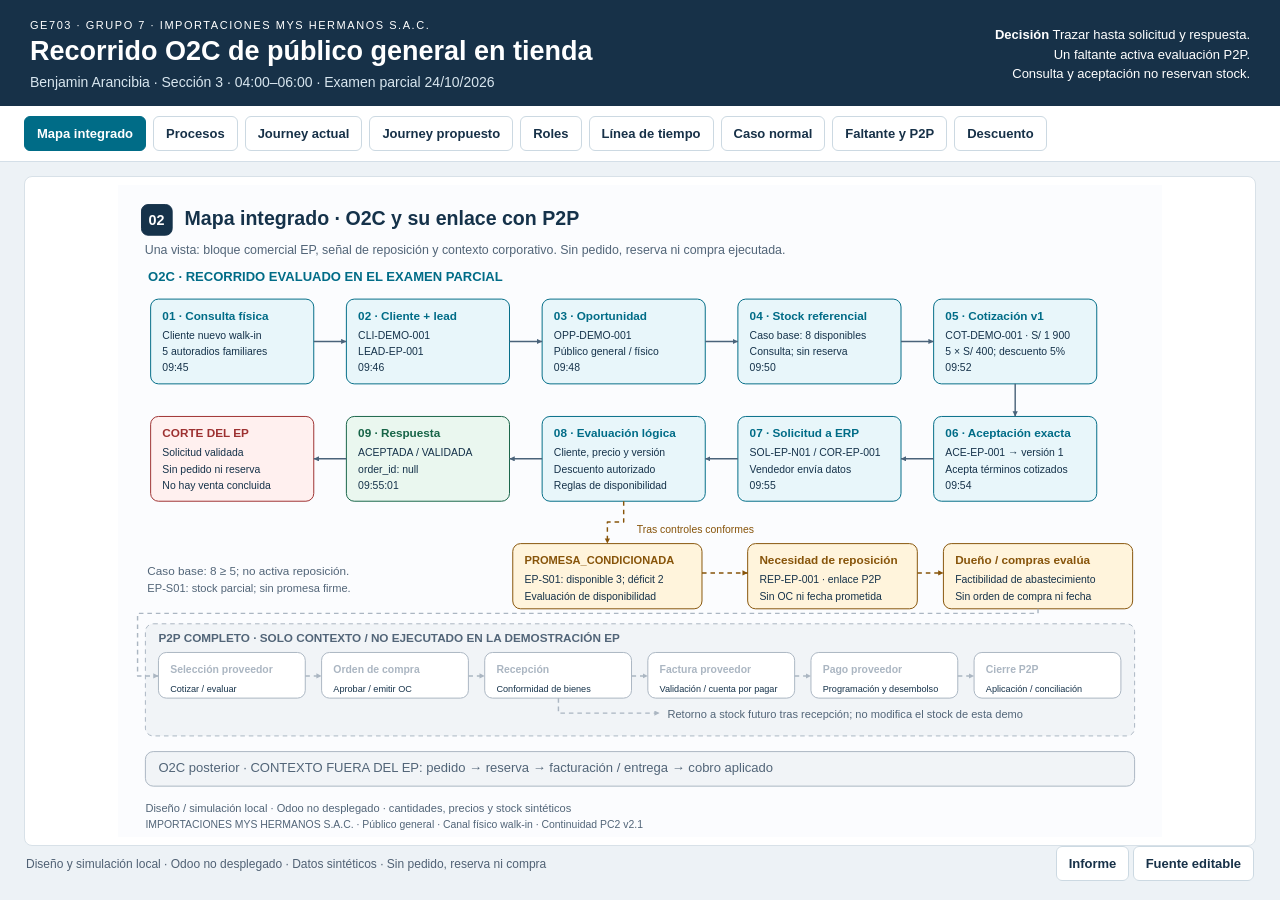
<file: documentos/ep/benjamin/panel-benjamin.html>
<!doctype html><html lang="es"><head><meta charset="utf-8"><meta name="viewport" content="width=device-width,initial-scale=1"><title>Benjamin recorrido O2C</title>
<style>
*{box-sizing:border-box}body{margin:0;background:#edf2f6;color:#172e43;font-family:Segoe UI,Arial,sans-serif}header{background:#173148;color:#fff;padding:19px 30px 16px;display:flex;justify-content:space-between;align-items:center;gap:24px}header h1{font-size:27px;line-height:1.2;margin:4px 0 7px}header p{font-size:14px;margin:0;color:#d8e6ef}.eyebrow{font-size:11px;letter-spacing:.14em;text-transform:uppercase}.limit{font-size:13px;line-height:1.5;max-width:350px;text-align:right}.limit strong{color:white}nav{background:#fff;padding:10px 24px;display:flex;align-items:center;gap:7px;flex-wrap:wrap;border-bottom:1px solid #d4dfe8}button,a.button{font:600 13px Segoe UI,Arial,sans-serif;border:1px solid #ccd9e2;color:#173148;background:#fff;border-radius:6px;padding:9px 12px;cursor:pointer;text-decoration:none}button:hover,a.button:hover{background:#edf7f9}button.active{background:#006c87;color:#fff;border-color:#006c87}main{padding:14px 24px 8px}.viewer{background:white;border:1px solid #d8e1e8;border-radius:8px;padding:8px 14px;min-height:560px;height:calc(100vh - 230px);overflow:auto}#figure{width:100%;height:100%;object-fit:contain;display:block}.foot{display:flex;gap:15px;align-items:center;justify-content:space-between;font-size:12px;padding:10px 2px;color:#506174}.casehead{display:flex;justify-content:space-between;align-items:center;margin:12px 10px 16px}.casehead h2{font-size:27px;margin:0 0 8px}.casehead p{margin:4px 0;font-size:14px}.badge{padding:10px 14px;background:#e8f5ee;color:#166246;font-weight:700;border-radius:6px}.facts{display:grid;grid-template-columns:repeat(4,1fr);gap:12px;margin:14px 10px}.fact{padding:15px;background:#f0f5f8;border-radius:6px}.fact span{font-size:12px;display:block;color:#607284}.fact strong{font-size:24px;display:block;margin-top:8px}.trace{margin:18px 10px;padding:14px;background:#e9f4f8;border-left:4px solid #006c87;font-size:16px;line-height:1.6}.casegrid{display:grid;grid-template-columns:1.2fr 1fr;gap:22px;margin:0 10px}.casegrid h3{font-size:17px;margin:10px 0}table{border-collapse:collapse;width:100%;font-size:14px;line-height:1.35}td,th{padding:8px;border:1px solid #d9d9d9;text-align:left}th{background:#173148;color:white}tr:nth-child(even){background:#f3f7fa}.small{font-size:13px;color:#526578;line-height:1.5}.casegrid li{margin:8px 0;font-size:15px}.casegrid a{color:#006c87}.casefooter{margin:16px 10px;font-size:13px;color:#526578}.mobilemsg{display:none}@media(max-width:900px){header{display:block}.limit{text-align:left;max-width:none;margin-top:12px}.viewer{height:auto;min-height:450px}#figure{height:auto}.facts{grid-template-columns:repeat(2,1fr)}.casegrid{grid-template-columns:1fr}.foot{display:block}}@media print{header,nav,.foot{display:none}.viewer{border:0;height:auto;overflow:visible}.facts{grid-template-columns:repeat(4,1fr)}@page{size:A4 landscape;margin:10mm}}
</style></head><body>
<header><div><div class="eyebrow">GE703 · Grupo 7 · IMPORTACIONES MYS HERMANOS S.A.C.</div><h1>Recorrido O2C de público general en tienda</h1><p>Benjamin Arancibia · Sección 3 · 04:00–06:00 · Examen parcial 24/10/2026</p></div><div class="limit"><strong>Decisión</strong> Trazar hasta solicitud y respuesta.<br>Un faltante activa evaluación P2P.<br>Consulta y aceptación no reservan stock.</div></header>
<nav id="nav" aria-label="Evidencias de Benjamin"></nav>
<main><div class="viewer" id="viewer" aria-live="polite"></div><div class="foot"><span>Diseño y simulación local · Odoo no desplegado · Datos sintéticos · Sin pedido, reserva ni compra</span><span><a class="button" href="informe-benjamin.html">Informe</a> <a class="button" href="aporte-benjamin.md">Fuente editable</a></span></div></main>
<script id="data" type="application/json">{"cases": [{"case_id": "EP-N01", "kind": "SIMULACION_LOCAL_SIN_ODOO", "business_time": "2026-10-24T09:55:01-05:00", "request": {"contract_version": "1.0", "company_id": "MYS-DEMO", "request_id": "SOL-EP-N01", "correlation_id": "COR-EP-001", "opportunity_id": "OPP-DEMO-001", "customer_id": "CLI-DEMO-001", "quotation_id": "COT-DEMO-001", "quotation_version": 1, "acceptance_id": "ACE-EP-001"}, "expected": {"status": "ACEPTADA", "code": "VALIDADA", "order_id": null, "total": "1900.00", "currency": "PEN", "responsible_role": "VENTAS", "conditions": []}, "observed": {"contract_version": "1.0", "request_id": "SOL-EP-N01", "correlation_id": "COR-EP-001", "quotation_id": "COT-DEMO-001", "quotation_version": 1, "status": "ACEPTADA", "code": "VALIDADA", "message": "Solicitud validada; confirmación operativa pendiente.", "responsible_role": "VENTAS", "required_action": "Informar resultado; revalidar al confirmar operativamente en otro incremento.", "total": "1900.00", "currency": "PEN", "order_id": null, "conditions": []}, "repeated_response": {"code": "VALIDADA", "conditions": [], "contract_version": "1.0", "correlation_id": "COR-EP-001", "currency": "PEN", "message": "Solicitud validada; confirmación operativa pendiente.", "order_id": null, "quotation_id": "COT-DEMO-001", "quotation_version": 1, "request_id": "SOL-EP-N01", "required_action": "Informar resultado; revalidar al confirmar operativamente en otro incremento.", "responsible_role": "VENTAS", "status": "ACEPTADA", "total": "1900.00"}, "request_count": 1, "conceptual_p2p_signal": null, "timeline": {"kind": "LINEA_DE_TIEMPO_DIDACTICA_NO_OBSERVACION_EMPRESARIAL", "notice": "Eventos previos al envío son narrativa sintética. Solo audit contiene eventos realmente ejecutados por el simulador: recepción, consultas y decisión comparten la transacción lógica 09:55:01; el reintento se audita 09:56:01. No son tiempos de desempeño medidos.", "valid_until": "2026-10-24T18:00:00-05:00", "events": [{"logical_time": "2026-10-24T09:45:00-05:00", "actor": "Cliente / Ventas", "object": "CLI-DEMO-001", "event": "Consulta presencial y búsqueda de coincidencias", "control": "Datos mínimos; identidad y segmentación sintéticas", "correlation_id": "COR-EP-001"}, {"logical_time": "2026-10-24T09:46:00-05:00", "actor": "Ventas", "object": "LEAD-EP-001", "event": "Registra necesidad de cinco autoradios para uso familiar", "control": "Origen físico y visita espontánea; sin campaña", "correlation_id": "COR-EP-001"}, {"logical_time": "2026-10-24T09:48:00-05:00", "actor": "Ventas", "object": "OPP-DEMO-001", "event": "Califica y vincula la oportunidad", "control": "Relación con lead y cliente único", "correlation_id": "COR-EP-001"}, {"logical_time": "2026-10-24T09:50:00-05:00", "actor": "Ventas / Inventario (lectura)", "object": "RAD-7BT", "event": "Consulta disponibilidad sintética en TIENDA-DEMO: 8 unidades", "control": "Cada caso es independiente; consulta sin reserva ni fecha prometida", "correlation_id": "COR-EP-001"}, {"logical_time": "2026-10-24T09:52:00-05:00", "actor": "Ventas", "object": "COT-DEMO-001 v1", "event": "Prepara oferta de S/ 1900.00", "control": "Cinco por S/ 400.00, descuento 5%; vence a las 18:00", "correlation_id": "COR-EP-001"}, {"logical_time": "2026-10-24T09:54:00-05:00", "actor": "Cliente sintético", "object": "ACE-EP-001", "event": "Acepta sintéticamente COT-DEMO-001 v1", "control": "Misma versión, cliente e importe; no sustituye la autorización comercial", "correlation_id": "COR-EP-001"}, {"logical_time": "2026-10-24T09:55:00-05:00", "actor": "Ventas / Simulador", "object": "SOL-EP-N01", "event": "Somete solicitud al contrato 1.0", "control": "Identidad de prueba fuera del mensaje; referencias correlacionadas", "correlation_id": "COR-EP-001"}, {"logical_time": "2026-10-24T09:55:01-05:00", "actor": "Simulador", "object": "SOL-EP-N01", "event": "Registra respuesta de evaluación", "control": "Recepción y decisión auditadas en la misma transacción lógica; no confirma pedido ni reserva", "correlation_id": "COR-EP-001"}, {"logical_time": "2026-10-24T09:56:01-05:00", "actor": "Ventas / Simulador", "object": "SOL-EP-N01", "event": "Repite exactamente la misma solicitud", "control": "Recupera respuesta original; una sola solicitud persistida", "correlation_id": "COR-EP-001"}]}, "chain": ["CLI-DEMO-001", "LEAD-EP-001", "OPP-DEMO-001", "COT-DEMO-001 v1", "ACE-EP-001", "SOL-EP-N01"], "audit": [{"event_id": 1, "company_id": "MYS-DEMO", "request_id": "SOL-EP-N01", "correlation_id": "COR-EP-001", "actor_id": "VEN-DEMO-01", "interface_id": "I03", "event_type": "RECIBIDA", "code": "RECIBIDA", "occurred_at": "2026-10-24T09:55:01-05:00"}, {"event_id": 2, "company_id": "MYS-DEMO", "request_id": "SOL-EP-N01", "correlation_id": "COR-EP-001", "actor_id": "VEN-DEMO-01", "interface_id": "I04", "event_type": "CONSULTA", "code": "SNAPSHOT_COMERCIAL", "occurred_at": "2026-10-24T09:55:01-05:00"}, {"event_id": 3, "company_id": "MYS-DEMO", "request_id": "SOL-EP-N01", "correlation_id": "COR-EP-001", "actor_id": "VEN-DEMO-01", "interface_id": "I06", "event_type": "CONSULTA", "code": "POLITICA_DESCUENTO", "occurred_at": "2026-10-24T09:55:01-05:00"}, {"event_id": 4, "company_id": "MYS-DEMO", "request_id": "SOL-EP-N01", "correlation_id": "COR-EP-001", "actor_id": "VEN-DEMO-01", "interface_id": "I05", "event_type": "CONSULTA", "code": "DISPONIBILIDAD", "occurred_at": "2026-10-24T09:55:01-05:00"}, {"event_id": 5, "company_id": "MYS-DEMO", "request_id": "SOL-EP-N01", "correlation_id": "COR-EP-001", "actor_id": "VEN-DEMO-01", "interface_id": "I07", "event_type": "DECISION", "code": "VALIDADA", "occurred_at": "2026-10-24T09:55:01-05:00"}, {"event_id": 6, "company_id": "MYS-DEMO", "request_id": "SOL-EP-N01", "correlation_id": "COR-EP-001", "actor_id": "VEN-DEMO-01", "interface_id": "I03", "event_type": "REINTENTO", "code": "VALIDADA", "occurred_at": "2026-10-24T09:56:01-05:00"}], "checks": [{"check": "Entrada cumple validación del contrato 1.0", "expected": true, "observed": true, "passed": true}, {"check": "Secuencia de códigos de la primera evaluación", "expected": ["RECIBIDA", "SNAPSHOT_COMERCIAL", "POLITICA_DESCUENTO", "DISPONIBILIDAD", "VALIDADA"], "observed": ["RECIBIDA", "SNAPSHOT_COMERCIAL", "POLITICA_DESCUENTO", "DISPONIBILIDAD", "VALIDADA"], "passed": true}, {"check": "Respuesta: status", "expected": "ACEPTADA", "observed": "ACEPTADA", "passed": true}, {"check": "Respuesta: code", "expected": "VALIDADA", "observed": "VALIDADA", "passed": true}, {"check": "Respuesta: order_id", "expected": null, "observed": null, "passed": true}, {"check": "Respuesta: total", "expected": "1900.00", "observed": "1900.00", "passed": true}, {"check": "Respuesta: currency", "expected": "PEN", "observed": "PEN", "passed": true}, {"check": "Respuesta: responsible_role", "expected": "VENTAS", "observed": "VENTAS", "passed": true}, {"check": "Respuesta: conditions", "expected": [], "observed": [], "passed": true}, {"check": "Correlación respuesta/solicitud: contract_version", "expected": "1.0", "observed": "1.0", "passed": true}, {"check": "Correlación respuesta/solicitud: request_id", "expected": "SOL-EP-N01", "observed": "SOL-EP-N01", "passed": true}, {"check": "Correlación respuesta/solicitud: correlation_id", "expected": "COR-EP-001", "observed": "COR-EP-001", "passed": true}, {"check": "Correlación respuesta/solicitud: quotation_id", "expected": "COT-DEMO-001", "observed": "COT-DEMO-001", "passed": true}, {"check": "Correlación respuesta/solicitud: quotation_version", "expected": 1, "observed": 1, "passed": true}, {"check": "Respuesta contiene exactamente campos del contrato", "expected": ["code", "conditions", "contract_version", "correlation_id", "currency", "message", "order_id", "quotation_id", "quotation_version", "request_id", "required_action", "responsible_role", "status", "total"], "observed": ["code", "conditions", "contract_version", "correlation_id", "currency", "message", "order_id", "quotation_id", "quotation_version", "request_id", "required_action", "responsible_role", "status", "total"], "passed": true}, {"check": "Estado admitido por contrato", "expected": true, "observed": true, "passed": true}, {"check": "Código admitido por contrato", "expected": true, "observed": true, "passed": true}, {"check": "Segmento físico de la fixture", "expected": "PUBLICO_GENERAL_NUEVO", "observed": "PUBLICO_GENERAL_NUEVO", "passed": true}, {"check": "Canal físico y visita espontánea", "expected": ["FISICO", "VISITA_ESPONTANEA"], "observed": ["FISICO", "VISITA_ESPONTANEA"], "passed": true}, {"check": "Cadena cliente/lead/oportunidad", "expected": ["CLI-DEMO-001", "OPP-DEMO-001", "LEAD-EP-001"], "observed": ["CLI-DEMO-001", "OPP-DEMO-001", "LEAD-EP-001"], "passed": true}, {"check": "Cadena cotización y aceptación de la misma versión", "expected": ["CLI-DEMO-001", "OPP-DEMO-001", 1, "COT-DEMO-001", 1, "1900.00"], "observed": ["CLI-DEMO-001", "OPP-DEMO-001", 1, "COT-DEMO-001", 1, "1900.00"], "passed": true}, {"check": "Correlación de oportunidad", "expected": "COR-EP-001", "observed": "COR-EP-001", "passed": true}, {"check": "Vigencia del día lógico simulado", "expected": "2026-10-24T18:00:00-05:00", "observed": "2026-10-24T18:00:00-05:00", "passed": true}, {"check": "Cuadre de importe cotizado", "expected": "1900.00", "observed": "1900.00", "passed": true}, {"check": "Cinco autoradios por S/ 400", "expected": [5, "400.00"], "observed": [5, "400.00"], "passed": true}, {"check": "Sin autorización del dueño inventada", "expected": [], "observed": [], "passed": true}, {"check": "Reintento devuelve respuesta idéntica", "expected": {"contract_version": "1.0", "request_id": "SOL-EP-N01", "correlation_id": "COR-EP-001", "quotation_id": "COT-DEMO-001", "quotation_version": 1, "status": "ACEPTADA", "code": "VALIDADA", "message": "Solicitud validada; confirmación operativa pendiente.", "responsible_role": "VENTAS", "required_action": "Informar resultado; revalidar al confirmar operativamente en otro incremento.", "total": "1900.00", "currency": "PEN", "order_id": null, "conditions": []}, "observed": {"code": "VALIDADA", "conditions": [], "contract_version": "1.0", "correlation_id": "COR-EP-001", "currency": "PEN", "message": "Solicitud validada; confirmación operativa pendiente.", "order_id": null, "quotation_id": "COT-DEMO-001", "quotation_version": 1, "request_id": "SOL-EP-N01", "required_action": "Informar resultado; revalidar al confirmar operativamente en otro incremento.", "responsible_role": "VENTAS", "status": "ACEPTADA", "total": "1900.00"}, "passed": true}, {"check": "Una sola solicitud tras el reintento", "expected": 1, "observed": 1, "passed": true}, {"check": "Consulta recupera respuesta persistida", "expected": {"contract_version": "1.0", "request_id": "SOL-EP-N01", "correlation_id": "COR-EP-001", "quotation_id": "COT-DEMO-001", "quotation_version": 1, "status": "ACEPTADA", "code": "VALIDADA", "message": "Solicitud validada; confirmación operativa pendiente.", "responsible_role": "VENTAS", "required_action": "Informar resultado; revalidar al confirmar operativamente en otro incremento.", "total": "1900.00", "currency": "PEN", "order_id": null, "conditions": []}, "observed": {"code": "VALIDADA", "conditions": [], "contract_version": "1.0", "correlation_id": "COR-EP-001", "currency": "PEN", "message": "Solicitud validada; confirmación operativa pendiente.", "order_id": null, "quotation_id": "COT-DEMO-001", "quotation_version": 1, "request_id": "SOL-EP-N01", "required_action": "Informar resultado; revalidar al confirmar operativamente en otro incremento.", "responsible_role": "VENTAS", "status": "ACEPTADA", "total": "1900.00"}, "passed": true}, {"check": "Una sola decisión auditada", "expected": 1, "observed": 1, "passed": true}, {"check": "Un reintento auditado", "expected": 1, "observed": 1, "passed": true}, {"check": "Bitácora correlacionada", "expected": true, "observed": true, "passed": true}, {"check": "Tablas locales: sin pedidos ni reservas", "expected": ["audit", "requests"], "observed": ["audit", "requests"], "passed": true}, {"check": "Maestros del simulador no modificados (SHA-256 canónico)", "expected": "fbad8f8155d060da2bc0540709a2e308ec1f1e14f23152016198d5b03078f3a2", "observed": "fbad8f8155d060da2bc0540709a2e308ec1f1e14f23152016198d5b03078f3a2", "passed": true}, {"check": "Maestros fuente no modificados (SHA-256 canónico)", "expected": "fbad8f8155d060da2bc0540709a2e308ec1f1e14f23152016198d5b03078f3a2", "observed": "fbad8f8155d060da2bc0540709a2e308ec1f1e14f23152016198d5b03078f3a2", "passed": true}, {"check": "Stock permanece sin reserva o descuento", "expected": 8, "observed": 8, "passed": true}, {"check": "Señal P2P conceptual esperada", "expected": null, "observed": null, "passed": true}], "passed": true, "limitations": ["No valida un journey observado, identidad de persona, política ni inventario reales.", "No confirma pedido ni reserva stock; no ejecuta factura, boleta, pago, entrega, posventa o compra.", "La línea de tiempo previa al envío es narrativa sintética, no log de un CRM operativo.", "La comprobación de salida revisa estructura y expectativas del caso; no es validación completa con motor JSON Schema."]}, {"case_id": "EP-S01", "kind": "SIMULACION_LOCAL_SIN_ODOO", "business_time": "2026-10-24T09:55:01-05:00", "request": {"contract_version": "1.0", "company_id": "MYS-DEMO", "request_id": "SOL-EP-S01", "correlation_id": "COR-EP-001", "opportunity_id": "OPP-DEMO-001", "customer_id": "CLI-DEMO-001", "quotation_id": "COT-DEMO-001", "quotation_version": 1, "acceptance_id": "ACE-EP-001"}, "expected": {"status": "PROMESA_CONDICIONADA", "code": "DISPONIBILIDAD_PARCIAL", "order_id": null, "total": "1900.00", "currency": "PEN", "responsible_role": "VENTAS", "conditions": [{"sku": "RAD-7BT", "requested_quantity": 5, "available_quantity": 3, "promised_date": null, "requires_customer_acceptance": true}]}, "observed": {"contract_version": "1.0", "request_id": "SOL-EP-S01", "correlation_id": "COR-EP-001", "quotation_id": "COT-DEMO-001", "quotation_version": 1, "status": "PROMESA_CONDICIONADA", "code": "DISPONIBILIDAD_PARCIAL", "message": "Disponibilidad insuficiente para lo cotizado.", "responsible_role": "VENTAS", "required_action": "Revisar cantidad/plazo con el cliente; nueva versión y aceptación.", "total": "1900.00", "currency": "PEN", "order_id": null, "conditions": [{"sku": "RAD-7BT", "requested_quantity": 5, "available_quantity": 3, "promised_date": null, "requires_customer_acceptance": true}]}, "repeated_response": {"code": "DISPONIBILIDAD_PARCIAL", "conditions": [{"available_quantity": 3, "promised_date": null, "requested_quantity": 5, "requires_customer_acceptance": true, "sku": "RAD-7BT"}], "contract_version": "1.0", "correlation_id": "COR-EP-001", "currency": "PEN", "message": "Disponibilidad insuficiente para lo cotizado.", "order_id": null, "quotation_id": "COT-DEMO-001", "quotation_version": 1, "request_id": "SOL-EP-S01", "required_action": "Revisar cantidad/plazo con el cliente; nueva versión y aceptación.", "responsible_role": "VENTAS", "status": "PROMESA_CONDICIONADA", "total": "1900.00"}, "request_count": 1, "conceptual_p2p_signal": {"signal_id": "REP-EP-001", "source_case": "EP-S01", "correlation_id": "COR-EP-001", "request_id": "SOL-EP-S01", "opportunity_id": "OPP-DEMO-001", "quotation_id": "COT-DEMO-001", "quotation_version": 1, "sku": "RAD-7BT", "location_id": "TIENDA-DEMO", "requested_quantity": 5, "available_quantity": 3, "shortfall_quantity": 2, "observed_at": "2026-10-24T09:50:00-05:00", "source_snapshot_ref": "pruebas/ep-benjamin/evidencias/EP-S01-entrada.json", "responsible_role": "DUENO_ABASTECIMIENTO", "kind": "SENAL_CONCEPTUAL_EVALUACION_P2P", "purchase_order_id": null, "reservation_id": null, "promised_date": null, "automatic_action": false}, "timeline": {"kind": "LINEA_DE_TIEMPO_DIDACTICA_NO_OBSERVACION_EMPRESARIAL", "notice": "Eventos previos al envío son narrativa sintética. Solo audit contiene eventos realmente ejecutados por el simulador: recepción, consultas y decisión comparten la transacción lógica 09:55:01; el reintento se audita 09:56:01. No son tiempos de desempeño medidos.", "valid_until": "2026-10-24T18:00:00-05:00", "events": [{"logical_time": "2026-10-24T09:45:00-05:00", "actor": "Cliente / Ventas", "object": "CLI-DEMO-001", "event": "Consulta presencial y búsqueda de coincidencias", "control": "Datos mínimos; identidad y segmentación sintéticas", "correlation_id": "COR-EP-001"}, {"logical_time": "2026-10-24T09:46:00-05:00", "actor": "Ventas", "object": "LEAD-EP-001", "event": "Registra necesidad de cinco autoradios para uso familiar", "control": "Origen físico y visita espontánea; sin campaña", "correlation_id": "COR-EP-001"}, {"logical_time": "2026-10-24T09:48:00-05:00", "actor": "Ventas", "object": "OPP-DEMO-001", "event": "Califica y vincula la oportunidad", "control": "Relación con lead y cliente único", "correlation_id": "COR-EP-001"}, {"logical_time": "2026-10-24T09:50:00-05:00", "actor": "Ventas / Inventario (lectura)", "object": "RAD-7BT", "event": "Consulta disponibilidad sintética en TIENDA-DEMO: 3 unidades", "control": "Cada caso es independiente; consulta sin reserva ni fecha prometida", "correlation_id": "COR-EP-001"}, {"logical_time": "2026-10-24T09:52:00-05:00", "actor": "Ventas", "object": "COT-DEMO-001 v1", "event": "Prepara oferta de S/ 1900.00", "control": "Cinco por S/ 400.00, descuento 5%; vence a las 18:00", "correlation_id": "COR-EP-001"}, {"logical_time": "2026-10-24T09:54:00-05:00", "actor": "Cliente sintético", "object": "ACE-EP-001", "event": "Acepta sintéticamente COT-DEMO-001 v1", "control": "Misma versión, cliente e importe; no sustituye la autorización comercial", "correlation_id": "COR-EP-001"}, {"logical_time": "2026-10-24T09:55:00-05:00", "actor": "Ventas / Simulador", "object": "SOL-EP-S01", "event": "Somete solicitud al contrato 1.0", "control": "Identidad de prueba fuera del mensaje; referencias correlacionadas", "correlation_id": "COR-EP-001"}, {"logical_time": "2026-10-24T09:55:01-05:00", "actor": "Simulador", "object": "SOL-EP-S01", "event": "Registra respuesta de evaluación", "control": "Recepción y decisión auditadas en la misma transacción lógica; no confirma pedido ni reserva", "correlation_id": "COR-EP-001"}, {"logical_time": "2026-10-24T09:56:01-05:00", "actor": "Ventas / Simulador", "object": "SOL-EP-S01", "event": "Repite exactamente la misma solicitud", "control": "Recupera respuesta original; una sola solicitud persistida", "correlation_id": "COR-EP-001"}]}, "chain": ["CLI-DEMO-001", "LEAD-EP-001", "OPP-DEMO-001", "COT-DEMO-001 v1", "ACE-EP-001", "SOL-EP-S01"], "audit": [{"event_id": 1, "company_id": "MYS-DEMO", "request_id": "SOL-EP-S01", "correlation_id": "COR-EP-001", "actor_id": "VEN-DEMO-01", "interface_id": "I03", "event_type": "RECIBIDA", "code": "RECIBIDA", "occurred_at": "2026-10-24T09:55:01-05:00"}, {"event_id": 2, "company_id": "MYS-DEMO", "request_id": "SOL-EP-S01", "correlation_id": "COR-EP-001", "actor_id": "VEN-DEMO-01", "interface_id": "I04", "event_type": "CONSULTA", "code": "SNAPSHOT_COMERCIAL", "occurred_at": "2026-10-24T09:55:01-05:00"}, {"event_id": 3, "company_id": "MYS-DEMO", "request_id": "SOL-EP-S01", "correlation_id": "COR-EP-001", "actor_id": "VEN-DEMO-01", "interface_id": "I06", "event_type": "CONSULTA", "code": "POLITICA_DESCUENTO", "occurred_at": "2026-10-24T09:55:01-05:00"}, {"event_id": 4, "company_id": "MYS-DEMO", "request_id": "SOL-EP-S01", "correlation_id": "COR-EP-001", "actor_id": "VEN-DEMO-01", "interface_id": "I05", "event_type": "CONSULTA", "code": "DISPONIBILIDAD", "occurred_at": "2026-10-24T09:55:01-05:00"}, {"event_id": 5, "company_id": "MYS-DEMO", "request_id": "SOL-EP-S01", "correlation_id": "COR-EP-001", "actor_id": "VEN-DEMO-01", "interface_id": "I07", "event_type": "DECISION", "code": "DISPONIBILIDAD_PARCIAL", "occurred_at": "2026-10-24T09:55:01-05:00"}, {"event_id": 6, "company_id": "MYS-DEMO", "request_id": "SOL-EP-S01", "correlation_id": "COR-EP-001", "actor_id": "VEN-DEMO-01", "interface_id": "I03", "event_type": "REINTENTO", "code": "DISPONIBILIDAD_PARCIAL", "occurred_at": "2026-10-24T09:56:01-05:00"}], "checks": [{"check": "Entrada cumple validación del contrato 1.0", "expected": true, "observed": true, "passed": true}, {"check": "Secuencia de códigos de la primera evaluación", "expected": ["RECIBIDA", "SNAPSHOT_COMERCIAL", "POLITICA_DESCUENTO", "DISPONIBILIDAD", "DISPONIBILIDAD_PARCIAL"], "observed": ["RECIBIDA", "SNAPSHOT_COMERCIAL", "POLITICA_DESCUENTO", "DISPONIBILIDAD", "DISPONIBILIDAD_PARCIAL"], "passed": true}, {"check": "Respuesta: status", "expected": "PROMESA_CONDICIONADA", "observed": "PROMESA_CONDICIONADA", "passed": true}, {"check": "Respuesta: code", "expected": "DISPONIBILIDAD_PARCIAL", "observed": "DISPONIBILIDAD_PARCIAL", "passed": true}, {"check": "Respuesta: order_id", "expected": null, "observed": null, "passed": true}, {"check": "Respuesta: total", "expected": "1900.00", "observed": "1900.00", "passed": true}, {"check": "Respuesta: currency", "expected": "PEN", "observed": "PEN", "passed": true}, {"check": "Respuesta: responsible_role", "expected": "VENTAS", "observed": "VENTAS", "passed": true}, {"check": "Respuesta: conditions", "expected": [{"sku": "RAD-7BT", "requested_quantity": 5, "available_quantity": 3, "promised_date": null, "requires_customer_acceptance": true}], "observed": [{"sku": "RAD-7BT", "requested_quantity": 5, "available_quantity": 3, "promised_date": null, "requires_customer_acceptance": true}], "passed": true}, {"check": "Correlación respuesta/solicitud: contract_version", "expected": "1.0", "observed": "1.0", "passed": true}, {"check": "Correlación respuesta/solicitud: request_id", "expected": "SOL-EP-S01", "observed": "SOL-EP-S01", "passed": true}, {"check": "Correlación respuesta/solicitud: correlation_id", "expected": "COR-EP-001", "observed": "COR-EP-001", "passed": true}, {"check": "Correlación respuesta/solicitud: quotation_id", "expected": "COT-DEMO-001", "observed": "COT-DEMO-001", "passed": true}, {"check": "Correlación respuesta/solicitud: quotation_version", "expected": 1, "observed": 1, "passed": true}, {"check": "Respuesta contiene exactamente campos del contrato", "expected": ["code", "conditions", "contract_version", "correlation_id", "currency", "message", "order_id", "quotation_id", "quotation_version", "request_id", "required_action", "responsible_role", "status", "total"], "observed": ["code", "conditions", "contract_version", "correlation_id", "currency", "message", "order_id", "quotation_id", "quotation_version", "request_id", "required_action", "responsible_role", "status", "total"], "passed": true}, {"check": "Estado admitido por contrato", "expected": true, "observed": true, "passed": true}, {"check": "Código admitido por contrato", "expected": true, "observed": true, "passed": true}, {"check": "Segmento físico de la fixture", "expected": "PUBLICO_GENERAL_NUEVO", "observed": "PUBLICO_GENERAL_NUEVO", "passed": true}, {"check": "Canal físico y visita espontánea", "expected": ["FISICO", "VISITA_ESPONTANEA"], "observed": ["FISICO", "VISITA_ESPONTANEA"], "passed": true}, {"check": "Cadena cliente/lead/oportunidad", "expected": ["CLI-DEMO-001", "OPP-DEMO-001", "LEAD-EP-001"], "observed": ["CLI-DEMO-001", "OPP-DEMO-001", "LEAD-EP-001"], "passed": true}, {"check": "Cadena cotización y aceptación de la misma versión", "expected": ["CLI-DEMO-001", "OPP-DEMO-001", 1, "COT-DEMO-001", 1, "1900.00"], "observed": ["CLI-DEMO-001", "OPP-DEMO-001", 1, "COT-DEMO-001", 1, "1900.00"], "passed": true}, {"check": "Correlación de oportunidad", "expected": "COR-EP-001", "observed": "COR-EP-001", "passed": true}, {"check": "Vigencia del día lógico simulado", "expected": "2026-10-24T18:00:00-05:00", "observed": "2026-10-24T18:00:00-05:00", "passed": true}, {"check": "Cuadre de importe cotizado", "expected": "1900.00", "observed": "1900.00", "passed": true}, {"check": "Cinco autoradios por S/ 400", "expected": [5, "400.00"], "observed": [5, "400.00"], "passed": true}, {"check": "Sin autorización del dueño inventada", "expected": [], "observed": [], "passed": true}, {"check": "Reintento devuelve respuesta idéntica", "expected": {"contract_version": "1.0", "request_id": "SOL-EP-S01", "correlation_id": "COR-EP-001", "quotation_id": "COT-DEMO-001", "quotation_version": 1, "status": "PROMESA_CONDICIONADA", "code": "DISPONIBILIDAD_PARCIAL", "message": "Disponibilidad insuficiente para lo cotizado.", "responsible_role": "VENTAS", "required_action": "Revisar cantidad/plazo con el cliente; nueva versión y aceptación.", "total": "1900.00", "currency": "PEN", "order_id": null, "conditions": [{"sku": "RAD-7BT", "requested_quantity": 5, "available_quantity": 3, "promised_date": null, "requires_customer_acceptance": true}]}, "observed": {"code": "DISPONIBILIDAD_PARCIAL", "conditions": [{"available_quantity": 3, "promised_date": null, "requested_quantity": 5, "requires_customer_acceptance": true, "sku": "RAD-7BT"}], "contract_version": "1.0", "correlation_id": "COR-EP-001", "currency": "PEN", "message": "Disponibilidad insuficiente para lo cotizado.", "order_id": null, "quotation_id": "COT-DEMO-001", "quotation_version": 1, "request_id": "SOL-EP-S01", "required_action": "Revisar cantidad/plazo con el cliente; nueva versión y aceptación.", "responsible_role": "VENTAS", "status": "PROMESA_CONDICIONADA", "total": "1900.00"}, "passed": true}, {"check": "Una sola solicitud tras el reintento", "expected": 1, "observed": 1, "passed": true}, {"check": "Consulta recupera respuesta persistida", "expected": {"contract_version": "1.0", "request_id": "SOL-EP-S01", "correlation_id": "COR-EP-001", "quotation_id": "COT-DEMO-001", "quotation_version": 1, "status": "PROMESA_CONDICIONADA", "code": "DISPONIBILIDAD_PARCIAL", "message": "Disponibilidad insuficiente para lo cotizado.", "responsible_role": "VENTAS", "required_action": "Revisar cantidad/plazo con el cliente; nueva versión y aceptación.", "total": "1900.00", "currency": "PEN", "order_id": null, "conditions": [{"sku": "RAD-7BT", "requested_quantity": 5, "available_quantity": 3, "promised_date": null, "requires_customer_acceptance": true}]}, "observed": {"code": "DISPONIBILIDAD_PARCIAL", "conditions": [{"available_quantity": 3, "promised_date": null, "requested_quantity": 5, "requires_customer_acceptance": true, "sku": "RAD-7BT"}], "contract_version": "1.0", "correlation_id": "COR-EP-001", "currency": "PEN", "message": "Disponibilidad insuficiente para lo cotizado.", "order_id": null, "quotation_id": "COT-DEMO-001", "quotation_version": 1, "request_id": "SOL-EP-S01", "required_action": "Revisar cantidad/plazo con el cliente; nueva versión y aceptación.", "responsible_role": "VENTAS", "status": "PROMESA_CONDICIONADA", "total": "1900.00"}, "passed": true}, {"check": "Una sola decisión auditada", "expected": 1, "observed": 1, "passed": true}, {"check": "Un reintento auditado", "expected": 1, "observed": 1, "passed": true}, {"check": "Bitácora correlacionada", "expected": true, "observed": true, "passed": true}, {"check": "Tablas locales: sin pedidos ni reservas", "expected": ["audit", "requests"], "observed": ["audit", "requests"], "passed": true}, {"check": "Maestros del simulador no modificados (SHA-256 canónico)", "expected": "0a196b00b312936ecd32972a7d346adb37cab0c83349dc03b35ad41691cba229", "observed": "0a196b00b312936ecd32972a7d346adb37cab0c83349dc03b35ad41691cba229", "passed": true}, {"check": "Maestros fuente no modificados (SHA-256 canónico)", "expected": "0a196b00b312936ecd32972a7d346adb37cab0c83349dc03b35ad41691cba229", "observed": "0a196b00b312936ecd32972a7d346adb37cab0c83349dc03b35ad41691cba229", "passed": true}, {"check": "Stock permanece sin reserva o descuento", "expected": 3, "observed": 3, "passed": true}, {"check": "Señal P2P conceptual esperada", "expected": {"signal_id": "REP-EP-001", "source_case": "EP-S01", "correlation_id": "COR-EP-001", "request_id": "SOL-EP-S01", "opportunity_id": "OPP-DEMO-001", "quotation_id": "COT-DEMO-001", "quotation_version": 1, "sku": "RAD-7BT", "location_id": "TIENDA-DEMO", "requested_quantity": 5, "available_quantity": 3, "shortfall_quantity": 2, "observed_at": "2026-10-24T09:50:00-05:00", "source_snapshot_ref": "pruebas/ep-benjamin/evidencias/EP-S01-entrada.json", "responsible_role": "DUENO_ABASTECIMIENTO", "kind": "SENAL_CONCEPTUAL_EVALUACION_P2P", "purchase_order_id": null, "reservation_id": null, "promised_date": null, "automatic_action": false}, "observed": {"signal_id": "REP-EP-001", "source_case": "EP-S01", "correlation_id": "COR-EP-001", "request_id": "SOL-EP-S01", "opportunity_id": "OPP-DEMO-001", "quotation_id": "COT-DEMO-001", "quotation_version": 1, "sku": "RAD-7BT", "location_id": "TIENDA-DEMO", "requested_quantity": 5, "available_quantity": 3, "shortfall_quantity": 2, "observed_at": "2026-10-24T09:50:00-05:00", "source_snapshot_ref": "pruebas/ep-benjamin/evidencias/EP-S01-entrada.json", "responsible_role": "DUENO_ABASTECIMIENTO", "kind": "SENAL_CONCEPTUAL_EVALUACION_P2P", "purchase_order_id": null, "reservation_id": null, "promised_date": null, "automatic_action": false}, "passed": true}], "passed": true, "limitations": ["No valida un journey observado, identidad de persona, política ni inventario reales.", "No confirma pedido ni reserva stock; no ejecuta factura, boleta, pago, entrega, posventa o compra.", "La línea de tiempo previa al envío es narrativa sintética, no log de un CRM operativo.", "La comprobación de salida revisa estructura y expectativas del caso; no es validación completa con motor JSON Schema."]}, {"case_id": "EP-E01", "kind": "SIMULACION_LOCAL_SIN_ODOO", "business_time": "2026-10-24T09:55:01-05:00", "request": {"contract_version": "1.0", "company_id": "MYS-DEMO", "request_id": "SOL-EP-E01", "correlation_id": "COR-EP-001", "opportunity_id": "OPP-DEMO-001", "customer_id": "CLI-DEMO-001", "quotation_id": "COT-DEMO-001", "quotation_version": 2, "acceptance_id": "ACE-EP-002"}, "expected": {"status": "RECHAZADA", "code": "DESCUENTO_SIN_APROBACION", "order_id": null, "total": null, "currency": null, "responsible_role": "GERENCIA", "conditions": []}, "observed": {"contract_version": "1.0", "request_id": "SOL-EP-E01", "correlation_id": "COR-EP-001", "quotation_id": "COT-DEMO-001", "quotation_version": 2, "status": "RECHAZADA", "code": "DESCUENTO_SIN_APROBACION", "message": "El descuento supera el 5 % y no tiene aprobación válida.", "responsible_role": "GERENCIA", "required_action": "Gerencia debe decidir; después preparar nueva versión y aceptación.", "total": null, "currency": null, "order_id": null, "conditions": []}, "repeated_response": {"code": "DESCUENTO_SIN_APROBACION", "conditions": [], "contract_version": "1.0", "correlation_id": "COR-EP-001", "currency": null, "message": "El descuento supera el 5 % y no tiene aprobación válida.", "order_id": null, "quotation_id": "COT-DEMO-001", "quotation_version": 2, "request_id": "SOL-EP-E01", "required_action": "Gerencia debe decidir; después preparar nueva versión y aceptación.", "responsible_role": "GERENCIA", "status": "RECHAZADA", "total": null}, "request_count": 1, "conceptual_p2p_signal": null, "timeline": {"kind": "LINEA_DE_TIEMPO_DIDACTICA_NO_OBSERVACION_EMPRESARIAL", "notice": "Eventos previos al envío son narrativa sintética. Solo audit contiene eventos realmente ejecutados por el simulador: recepción, consultas y decisión comparten la transacción lógica 09:55:01; el reintento se audita 09:56:01. No son tiempos de desempeño medidos.", "valid_until": "2026-10-24T18:00:00-05:00", "events": [{"logical_time": "2026-10-24T09:45:00-05:00", "actor": "Cliente / Ventas", "object": "CLI-DEMO-001", "event": "Consulta presencial y búsqueda de coincidencias", "control": "Datos mínimos; identidad y segmentación sintéticas", "correlation_id": "COR-EP-001"}, {"logical_time": "2026-10-24T09:46:00-05:00", "actor": "Ventas", "object": "LEAD-EP-001", "event": "Registra necesidad de cinco autoradios para uso familiar", "control": "Origen físico y visita espontánea; sin campaña", "correlation_id": "COR-EP-001"}, {"logical_time": "2026-10-24T09:48:00-05:00", "actor": "Ventas", "object": "OPP-DEMO-001", "event": "Califica y vincula la oportunidad", "control": "Relación con lead y cliente único", "correlation_id": "COR-EP-001"}, {"logical_time": "2026-10-24T09:50:00-05:00", "actor": "Ventas / Inventario (lectura)", "object": "RAD-7BT", "event": "Consulta disponibilidad sintética en TIENDA-DEMO: 8 unidades", "control": "Cada caso es independiente; consulta sin reserva ni fecha prometida", "correlation_id": "COR-EP-001"}, {"logical_time": "2026-10-24T09:52:00-05:00", "actor": "Ventas", "object": "COT-DEMO-001 v1", "event": "Prepara oferta de S/ 1900.00", "control": "Cinco por S/ 400.00, descuento 5%; vence a las 18:00", "correlation_id": "COR-EP-001"}, {"logical_time": "2026-10-24T09:53:00-05:00", "actor": "Cliente / Ventas", "object": "COT-DEMO-001 v2", "event": "Solicita 10% y registra alternativa sintética por S/ 1800.00", "control": "Sin aprobación del dueño; no se considera oferta autorizada", "correlation_id": "COR-EP-001"}, {"logical_time": "2026-10-24T09:54:30-05:00", "actor": "Cliente sintético", "object": "ACE-EP-002", "event": "Acepta sintéticamente COT-DEMO-001 v2", "control": "Misma versión, cliente e importe; no sustituye la autorización comercial", "correlation_id": "COR-EP-001"}, {"logical_time": "2026-10-24T09:55:00-05:00", "actor": "Ventas / Simulador", "object": "SOL-EP-E01", "event": "Somete solicitud al contrato 1.0", "control": "Identidad de prueba fuera del mensaje; referencias correlacionadas", "correlation_id": "COR-EP-001"}, {"logical_time": "2026-10-24T09:55:01-05:00", "actor": "Simulador", "object": "SOL-EP-E01", "event": "Registra respuesta de evaluación", "control": "Recepción y decisión auditadas en la misma transacción lógica; no confirma pedido ni reserva", "correlation_id": "COR-EP-001"}, {"logical_time": "2026-10-24T09:56:01-05:00", "actor": "Ventas / Simulador", "object": "SOL-EP-E01", "event": "Repite exactamente la misma solicitud", "control": "Recupera respuesta original; una sola solicitud persistida", "correlation_id": "COR-EP-001"}]}, "chain": ["CLI-DEMO-001", "LEAD-EP-001", "OPP-DEMO-001", "COT-DEMO-001 v2", "ACE-EP-002", "SOL-EP-E01"], "audit": [{"event_id": 1, "company_id": "MYS-DEMO", "request_id": "SOL-EP-E01", "correlation_id": "COR-EP-001", "actor_id": "VEN-DEMO-01", "interface_id": "I03", "event_type": "RECIBIDA", "code": "RECIBIDA", "occurred_at": "2026-10-24T09:55:01-05:00"}, {"event_id": 2, "company_id": "MYS-DEMO", "request_id": "SOL-EP-E01", "correlation_id": "COR-EP-001", "actor_id": "VEN-DEMO-01", "interface_id": "I04", "event_type": "CONSULTA", "code": "SNAPSHOT_COMERCIAL", "occurred_at": "2026-10-24T09:55:01-05:00"}, {"event_id": 3, "company_id": "MYS-DEMO", "request_id": "SOL-EP-E01", "correlation_id": "COR-EP-001", "actor_id": "VEN-DEMO-01", "interface_id": "I06", "event_type": "CONSULTA", "code": "POLITICA_DESCUENTO", "occurred_at": "2026-10-24T09:55:01-05:00"}, {"event_id": 4, "company_id": "MYS-DEMO", "request_id": "SOL-EP-E01", "correlation_id": "COR-EP-001", "actor_id": "VEN-DEMO-01", "interface_id": "I07", "event_type": "DECISION", "code": "DESCUENTO_SIN_APROBACION", "occurred_at": "2026-10-24T09:55:01-05:00"}, {"event_id": 5, "company_id": "MYS-DEMO", "request_id": "SOL-EP-E01", "correlation_id": "COR-EP-001", "actor_id": "VEN-DEMO-01", "interface_id": "I03", "event_type": "REINTENTO", "code": "DESCUENTO_SIN_APROBACION", "occurred_at": "2026-10-24T09:56:01-05:00"}], "checks": [{"check": "Entrada cumple validación del contrato 1.0", "expected": true, "observed": true, "passed": true}, {"check": "Secuencia de códigos de la primera evaluación", "expected": ["RECIBIDA", "SNAPSHOT_COMERCIAL", "POLITICA_DESCUENTO", "DESCUENTO_SIN_APROBACION"], "observed": ["RECIBIDA", "SNAPSHOT_COMERCIAL", "POLITICA_DESCUENTO", "DESCUENTO_SIN_APROBACION"], "passed": true}, {"check": "Respuesta: status", "expected": "RECHAZADA", "observed": "RECHAZADA", "passed": true}, {"check": "Respuesta: code", "expected": "DESCUENTO_SIN_APROBACION", "observed": "DESCUENTO_SIN_APROBACION", "passed": true}, {"check": "Respuesta: order_id", "expected": null, "observed": null, "passed": true}, {"check": "Respuesta: total", "expected": null, "observed": null, "passed": true}, {"check": "Respuesta: currency", "expected": null, "observed": null, "passed": true}, {"check": "Respuesta: responsible_role", "expected": "GERENCIA", "observed": "GERENCIA", "passed": true}, {"check": "Respuesta: conditions", "expected": [], "observed": [], "passed": true}, {"check": "Correlación respuesta/solicitud: contract_version", "expected": "1.0", "observed": "1.0", "passed": true}, {"check": "Correlación respuesta/solicitud: request_id", "expected": "SOL-EP-E01", "observed": "SOL-EP-E01", "passed": true}, {"check": "Correlación respuesta/solicitud: correlation_id", "expected": "COR-EP-001", "observed": "COR-EP-001", "passed": true}, {"check": "Correlación respuesta/solicitud: quotation_id", "expected": "COT-DEMO-001", "observed": "COT-DEMO-001", "passed": true}, {"check": "Correlación respuesta/solicitud: quotation_version", "expected": 2, "observed": 2, "passed": true}, {"check": "Respuesta contiene exactamente campos del contrato", "expected": ["code", "conditions", "contract_version", "correlation_id", "currency", "message", "order_id", "quotation_id", "quotation_version", "request_id", "required_action", "responsible_role", "status", "total"], "observed": ["code", "conditions", "contract_version", "correlation_id", "currency", "message", "order_id", "quotation_id", "quotation_version", "request_id", "required_action", "responsible_role", "status", "total"], "passed": true}, {"check": "Estado admitido por contrato", "expected": true, "observed": true, "passed": true}, {"check": "Código admitido por contrato", "expected": true, "observed": true, "passed": true}, {"check": "Segmento físico de la fixture", "expected": "PUBLICO_GENERAL_NUEVO", "observed": "PUBLICO_GENERAL_NUEVO", "passed": true}, {"check": "Canal físico y visita espontánea", "expected": ["FISICO", "VISITA_ESPONTANEA"], "observed": ["FISICO", "VISITA_ESPONTANEA"], "passed": true}, {"check": "Cadena cliente/lead/oportunidad", "expected": ["CLI-DEMO-001", "OPP-DEMO-001", "LEAD-EP-001"], "observed": ["CLI-DEMO-001", "OPP-DEMO-001", "LEAD-EP-001"], "passed": true}, {"check": "Cadena cotización y aceptación de la misma versión", "expected": ["CLI-DEMO-001", "OPP-DEMO-001", 2, "COT-DEMO-001", 2, "1800.00"], "observed": ["CLI-DEMO-001", "OPP-DEMO-001", 2, "COT-DEMO-001", 2, "1800.00"], "passed": true}, {"check": "Correlación de oportunidad", "expected": "COR-EP-001", "observed": "COR-EP-001", "passed": true}, {"check": "Vigencia del día lógico simulado", "expected": "2026-10-24T18:00:00-05:00", "observed": "2026-10-24T18:00:00-05:00", "passed": true}, {"check": "Cuadre de importe cotizado", "expected": "1800.00", "observed": "1800.00", "passed": true}, {"check": "Cinco autoradios por S/ 400", "expected": [5, "400.00"], "observed": [5, "400.00"], "passed": true}, {"check": "Sin autorización del dueño inventada", "expected": [], "observed": [], "passed": true}, {"check": "Reintento devuelve respuesta idéntica", "expected": {"contract_version": "1.0", "request_id": "SOL-EP-E01", "correlation_id": "COR-EP-001", "quotation_id": "COT-DEMO-001", "quotation_version": 2, "status": "RECHAZADA", "code": "DESCUENTO_SIN_APROBACION", "message": "El descuento supera el 5 % y no tiene aprobación válida.", "responsible_role": "GERENCIA", "required_action": "Gerencia debe decidir; después preparar nueva versión y aceptación.", "total": null, "currency": null, "order_id": null, "conditions": []}, "observed": {"code": "DESCUENTO_SIN_APROBACION", "conditions": [], "contract_version": "1.0", "correlation_id": "COR-EP-001", "currency": null, "message": "El descuento supera el 5 % y no tiene aprobación válida.", "order_id": null, "quotation_id": "COT-DEMO-001", "quotation_version": 2, "request_id": "SOL-EP-E01", "required_action": "Gerencia debe decidir; después preparar nueva versión y aceptación.", "responsible_role": "GERENCIA", "status": "RECHAZADA", "total": null}, "passed": true}, {"check": "Una sola solicitud tras el reintento", "expected": 1, "observed": 1, "passed": true}, {"check": "Consulta recupera respuesta persistida", "expected": {"contract_version": "1.0", "request_id": "SOL-EP-E01", "correlation_id": "COR-EP-001", "quotation_id": "COT-DEMO-001", "quotation_version": 2, "status": "RECHAZADA", "code": "DESCUENTO_SIN_APROBACION", "message": "El descuento supera el 5 % y no tiene aprobación válida.", "responsible_role": "GERENCIA", "required_action": "Gerencia debe decidir; después preparar nueva versión y aceptación.", "total": null, "currency": null, "order_id": null, "conditions": []}, "observed": {"code": "DESCUENTO_SIN_APROBACION", "conditions": [], "contract_version": "1.0", "correlation_id": "COR-EP-001", "currency": null, "message": "El descuento supera el 5 % y no tiene aprobación válida.", "order_id": null, "quotation_id": "COT-DEMO-001", "quotation_version": 2, "request_id": "SOL-EP-E01", "required_action": "Gerencia debe decidir; después preparar nueva versión y aceptación.", "responsible_role": "GERENCIA", "status": "RECHAZADA", "total": null}, "passed": true}, {"check": "Una sola decisión auditada", "expected": 1, "observed": 1, "passed": true}, {"check": "Un reintento auditado", "expected": 1, "observed": 1, "passed": true}, {"check": "Bitácora correlacionada", "expected": true, "observed": true, "passed": true}, {"check": "Tablas locales: sin pedidos ni reservas", "expected": ["audit", "requests"], "observed": ["audit", "requests"], "passed": true}, {"check": "Maestros del simulador no modificados (SHA-256 canónico)", "expected": "a3f0a8ebbdeaf9ed37128b68b74686853cd0d9002bdb85e39d7a3fa9601be684", "observed": "a3f0a8ebbdeaf9ed37128b68b74686853cd0d9002bdb85e39d7a3fa9601be684", "passed": true}, {"check": "Maestros fuente no modificados (SHA-256 canónico)", "expected": "a3f0a8ebbdeaf9ed37128b68b74686853cd0d9002bdb85e39d7a3fa9601be684", "observed": "a3f0a8ebbdeaf9ed37128b68b74686853cd0d9002bdb85e39d7a3fa9601be684", "passed": true}, {"check": "Stock permanece sin reserva o descuento", "expected": 8, "observed": 8, "passed": true}, {"check": "Señal P2P conceptual esperada", "expected": null, "observed": null, "passed": true}, {"check": "Descuento rechazado antes de consultar stock", "expected": false, "observed": false, "passed": true}], "passed": true, "limitations": ["No valida un journey observado, identidad de persona, política ni inventario reales.", "No confirma pedido ni reserva stock; no ejecuta factura, boleta, pago, entrega, posventa o compra.", "La línea de tiempo previa al envío es narrativa sintética, no log de un CRM operativo.", "La comprobación de salida revisa estructura y expectativas del caso; no es validación completa con motor JSON Schema."]}], "manifest": {"executed_at_utc": "2026-10-22T04:09:12.234216+00:00", "logical_business_time": "2026-10-24T09:55:01-05:00", "notice": "Hora UTC de ejecución real separada de la fecha lógica simulada del examen. Ninguna fecha lógica acredita una operación empresarial.", "executor": "Codex; ejecución automática local, revisión académica humana pendiente", "environment": {"python": "3.14.7", "platform": "Windows", "storage": "SQLite en memoria; instancia aislada por caso", "dependencies": "Solo biblioteca estándar"}, "scope": "Contrato 1.0 hasta solicitud/respuesta; sin ejecución de pedido, factura, entrega o posventa. P2P: solo señal conceptual.", "cases": [{"case_id": "EP-N01", "expected_status": "ACEPTADA", "expected_code": "VALIDADA", "status": "ACEPTADA", "code": "VALIDADA", "checks": 37, "passed": true}, {"case_id": "EP-S01", "expected_status": "PROMESA_CONDICIONADA", "expected_code": "DISPONIBILIDAD_PARCIAL", "status": "PROMESA_CONDICIONADA", "code": "DISPONIBILIDAD_PARCIAL", "checks": 37, "passed": true}, {"case_id": "EP-E01", "expected_status": "RECHAZADA", "expected_code": "DESCUENTO_SIN_APROBACION", "status": "RECHAZADA", "code": "DESCUENTO_SIN_APROBACION", "checks": 38, "passed": true}], "checks_passed": 112, "input_sha256": {"pruebas/ep-benjamin/generar_evidencias.py": "1cf2f4cc5e6015a4d4b1e69f7355ac66e41be56f543684f4119fecf45690a935", "pruebas/ep-benjamin/README.md": "11a77e9918da2c0000e3572cd2a3bdc082d5d4f4753e75825f9684afc9369d9e", "pruebas/ep-benjamin/fixtures/casos.json": "a5cb59344c32dea08a5bf9c9b6c51cc8c40face9df61bc7f296bc18140ce1665", "pruebas/ep-benjamin/fixtures/maestros.json": "353f3c2202ef95d45f307bcf200007ab6cd26e87194889fb4ae72242f76c5511", "pruebas/pc2/simulador.py": "a734dc4f9748e18006ac23b0a98fee93ef1eaab9766a93d89eb07e1c479f66ae", "arquitectura/contratos/solicitud-pedido-v1.schema.json": "dfd9fc8f66ef6d1861b678bbe290bebc76b783e22ec14aefda2c5c575f1846c5", "arquitectura/contratos/respuesta-pedido-v1.schema.json": "3e3e4c7798dfc04c0c79b0b6d0295fd9cde411e4353874c9980046a112d50135"}, "output_sha256": {"pruebas/ep-benjamin/evidencias/EP-N01.json": "c249b2dbbcf654a64fc19c2b19775fcc196021f020a012c39fd431bccd7b0a75", "pruebas/ep-benjamin/evidencias/EP-N01-entrada.json": "91f683e5d08b6f028732f665ab77d590b07da96aad964c37da08abf9f6018618", "pruebas/ep-benjamin/evidencias/EP-S01.json": "156820edf81579ae21e8d284d95aefaf4f7a7de810eaf36f6db1936875aa4a11", "pruebas/ep-benjamin/evidencias/EP-S01-entrada.json": "1c15353d521bf017b41f29fa5138a37ca81373a788d91c270e7a2a0d43bcad92", "pruebas/ep-benjamin/evidencias/EP-E01.json": "bfea4282ce7cca14651fff1502f341caf05d34a503a47f61e70b9ffaf28b4ff1", "pruebas/ep-benjamin/evidencias/EP-E01-entrada.json": "59e60645533a169c883827e9831a6c2016b528736333c7a736245725891116ab", "pruebas/ep-benjamin/evidencias/resultados.md": "55162e183ac772447f2db9bbd9e96f3b332449227ef71ea3da9daf2ec05a584f"}, "reproducibility": "Los JSON de casos y entradas son deterministas con los mismos insumos. Solo este manifiesto cambia su UTC real y, si cambia el intérprete, el entorno."}, "figures": [["Mapa integrado", "02-mapa-integrado-o2c-p2p.svg"], ["Procesos", "01-mapa-corporativo.svg"], ["Journey actual", "05-journey-actual.svg"], ["Journey propuesto", "06-journey-propuesto.svg"], ["Roles", "03-flujo-roles-validacion.svg"], ["Línea de tiempo", "04-linea-tiempo-trazabilidad.svg"]]}</script><script>
const data=JSON.parse(document.getElementById('data').textContent);const nav=document.getElementById('nav'),viewer=document.getElementById('viewer');
const esc=x=>String(x).replace(/[&<>"]/g,c=>({'&':'&amp;','<':'&lt;','>':'&gt;','"':'&quot;'}[c]));
const buttons=[];function active(i){buttons.forEach((b,j)=>{b.classList.toggle('active',i===j);b.setAttribute('aria-pressed',String(i===j))})}
function add(label,fn){const b=document.createElement('button');b.textContent=label;b.onclick=()=>{active(buttons.indexOf(b));fn()};buttons.push(b);nav.appendChild(b)}
data.figures.forEach(([label,path])=>add(label,()=>{viewer.innerHTML='<img id="figure" alt="'+esc(label)+'" src="diagramas/'+esc(path)+'">'}));
const labels=['Caso normal','Faltante y P2P','Descuento'];data.cases.forEach((c,i)=>add(labels[i],()=>showCase(c)));
function showCase(c){const r=c.observed;const signal=c.conceptual_p2p_signal;const cond=r.conditions[0];const rows=[['Estado',c.expected.status,r.status],['Código',c.expected.code,r.code],['Total',c.expected.total,r.total],['Pedido',String(c.expected.order_id),String(r.order_id)]];viewer.innerHTML=`<div class="casehead"><div><h2>${esc(c.case_id)} · ${esc(labels[data.cases.indexOf(c)])}</h2><p>Esperado y observado de una corrida local independiente · ${esc(c.business_time)}</p></div><div class="badge">${c.checks.length} comprobaciones correctas</div></div><div class="facts"><div class="fact"><span>CANTIDAD</span><strong>5 autoradios</strong></div><div class="fact"><span>BASE</span><strong>S/ 2,000</strong></div><div class="fact"><span>DESCUENTO</span><strong>${c.case_id==='EP-E01'?'10 % · sin dueño':'5 % · supuesto'}</strong></div><div class="fact"><span>TOTAL ${c.case_id==='EP-E01'?'PROPUESTO':'COTIZADO'}</span><strong>S/ ${c.case_id==='EP-E01'?'1,800':'1,900'}</strong></div></div><div class="trace">${c.chain.map(esc).join(' → ')}<br><b>${esc(c.request.correlation_id)}</b> · ${esc(r.status)} / ${esc(r.code)}</div><div class="casegrid"><div><h3>Resultado verificable</h3><table><thead><tr><th>Dato</th><th>Esperado</th><th>Observado</th></tr></thead><tbody>${rows.map(row=>'<tr>'+row.map(v=>'<td>'+esc(v)+'</td>').join('')+'</tr>').join('')}</tbody></table><p class="small">Un solo registro tras repetir el mensaje. Los maestros y el stock permanecen intactos. La aceptación del cliente no sustituye la autorización del dueño.</p></div><div><h3>Decisión y siguiente paso</h3><p>${esc(r.message)}</p><p>${esc(r.required_action)}</p>${signal?'<ul><li>Disponible: <b>3</b> · solicitado: <b>5</b> · déficit: <b>2</b></li><li><b>REP-EP-001</b> · evaluación de reposición por dueño y abastecimiento</li><li>Fecha prometida: <b>null</b> · compra automática: <b>no</b></li></ul>':'<p class="small">'+(c.case_id==='EP-E01'?'La prueba bloquea la solicitud antes de consultar disponibilidad. La oportunidad puede continuar en seguimiento.':'Estado ACEPTADA y código VALIDADA significan evaluación favorable; la confirmación operativa sigue pendiente.')+'</p>'}<p><a href="../../../pruebas/ep-benjamin/evidencias/${c.case_id}.json">Abrir JSON con trazas</a> · <a href="../../../pruebas/ep-benjamin/evidencias/${c.case_id}-entrada.json">Snapshot de entrada</a></p></div></div><div class="casefooter">Ejecutado realmente ${esc(data.manifest.executed_at_utc)} · ${data.manifest.checks_passed} comprobaciones en tres casos · Revisión humana pendiente</div>`}
buttons[0].click();
</script></body></html>
</file>
<file: producto/frontend/styles.css>
:root{font-family:Inter,"Segoe UI",Arial,sans-serif;color:#282631;background:#f6f5f7;font-synthesis:none;--purple:#714b67;--purple-dark:#50354b;--ink:#2d2832;--muted:#777582;--line:#e8e5e9;--surface:#fff;--green:#18856f;--orange:#ae6b1e;--red:#b84953}
.sr-only{position:absolute;width:1px;height:1px;padding:0;margin:-1px;overflow:hidden;clip:rect(0,0,0,0);white-space:nowrap;border:0}
*{box-sizing:border-box}body{margin:0}button,input,select{font:inherit}button{cursor:pointer}button:focus-visible,input:focus-visible,select:focus-visible{outline:3px solid #b497aa;outline-offset:2px}a{color:var(--purple)}
.app-shell{display:flex;min-height:100vh}.sidebar{width:246px;flex:none;background:#29232e;color:#fff;display:flex;flex-direction:column;padding:25px 15px 17px;position:sticky;top:0;height:100vh}.brand{display:flex;align-items:center;gap:11px;padding:0 10px 35px}.brand-mark{display:grid;place-items:center;width:39px;height:39px;border-radius:12px;background:#a67f9b;color:white;font-weight:800;font-size:21px;box-shadow:0 6px 18px #0002}.brand strong,.brand small{display:block}.brand strong{font-size:16px;letter-spacing:.2px}.brand small{font-size:11px;color:#bdb0bd;margin-top:2px}.workspace-label{color:#8e8391;font-size:10px;font-weight:750;letter-spacing:1.7px;padding:0 15px 13px}.nav-list{display:grid;gap:5px}.nav-item{display:flex;align-items:center;gap:12px;width:100%;background:transparent;border:0;border-radius:10px;color:#c7bec9;text-align:left;padding:11px 13px;font-size:13px;font-weight:650}.nav-item:hover{background:#38303c;color:#fff}.nav-item.is-active{background:#654760;color:#fff}.nav-icon{width:20px;font-size:18px;text-align:center;line-height:1}.nav-count{margin-left:auto;font-size:10px;background:#493d4b;color:#fff;min-width:20px;text-align:center;padding:3px 6px;border-radius:9px}.sidebar-bottom{margin-top:auto}.demo-card{display:flex;gap:9px;align-items:flex-start;background:#382f3b;border:1px solid #4b3d4e;border-radius:11px;padding:13px 10px}.demo-dot{width:8px;height:8px;border-radius:50%;background:#63c9a6;margin-top:4px;box-shadow:0 0 0 3px #63c9a622}.demo-card strong,.demo-card small{display:block}.demo-card strong{font-size:11px}.demo-card small{color:#ab9fae;font-size:10px;margin-top:4px}.reset-button{background:transparent;color:#aa9ead;border:0;padding:15px 10px 0;font-size:11px}.reset-button:hover{color:#fff}
.content-shell{flex:1;min-width:0}.topbar{height:66px;display:flex;align-items:center;justify-content:space-between;background:#fff;border-bottom:1px solid var(--line);padding:0 34px}.topbar-left,.topbar-right{display:flex;align-items:center;gap:16px}.topbar-left{font-size:12px;color:#88818d}.topbar-right{font-size:12px;color:#696270}.topbar-date{white-space:nowrap}.divider{height:23px;border-left:1px solid var(--line)}.avatar{display:grid;place-items:center;width:32px;height:32px;border-radius:50%;background:#ebdfe9;color:var(--purple);font-size:11px;font-weight:800}.topbar-user{font-weight:700;color:#342b35}.topbar-user small{display:block;color:#9a909a;font-size:10px;font-weight:400;margin-top:1px}.mobile-menu{display:none;border:0;background:transparent;font-size:21px;color:var(--purple)}
.main-content{max-width:1470px;margin:auto;padding:31px 34px 65px}.eyebrow{font-size:11px;color:var(--purple);font-weight:800;letter-spacing:1.6px;text-transform:uppercase;margin:0 0 7px}.page-header{display:flex;justify-content:space-between;align-items:flex-start;gap:18px;margin-bottom:25px}.page-header h1{font-size:27px;letter-spacing:-.7px;margin:0 0 7px;color:var(--ink)}.page-header p{margin:0;color:var(--muted);font-size:13px;line-height:1.5}.header-actions{display:flex;gap:9px;flex-wrap:wrap}.button{border:1px solid transparent;border-radius:9px;padding:10px 15px;font-size:12px;font-weight:750;display:inline-flex;align-items:center;justify-content:center;gap:7px;white-space:nowrap}.button.primary{background:var(--purple);color:#fff;box-shadow:0 5px 11px #714b6726}.button.primary:hover{background:var(--purple-dark)}.button.secondary{background:#fff;border-color:#e4dfe6;color:#574c5b}.button.secondary:hover{background:#f8f5f8}.button.ghost{background:transparent;color:var(--purple)}.button.small{padding:7px 11px;font-size:11px}.button:disabled{opacity:.5;cursor:not-allowed}.demo-strip{display:flex;align-items:center;gap:9px;background:#f4edf3;color:#69445f;border:1px solid #ebdeea;border-radius:10px;padding:11px 14px;font-size:11px;margin-bottom:22px;line-height:1.45}.demo-strip strong{white-space:nowrap}.demo-strip .strip-icon{font-size:15px}
.kpi-grid{display:grid;grid-template-columns:repeat(4,minmax(0,1fr));gap:15px;margin-bottom:20px}.kpi-card,.panel{background:var(--surface);border:1px solid var(--line);box-shadow:0 3px 14px #221b2707;border-radius:14px}.kpi-card{padding:20px}.kpi-top{display:flex;justify-content:space-between;align-items:center;color:#7e7580;font-size:11px;font-weight:650}.kpi-glyph{width:31px;height:31px;border-radius:9px;background:#f5edf3;color:var(--purple);display:grid;place-items:center;font-size:17px}.kpi-value{font-size:27px;font-weight:800;letter-spacing:-1px;margin-top:18px;color:#302b34}.kpi-foot{font-size:11px;color:#a49ca5;margin-top:8px}.kpi-foot strong{color:var(--green)}.dashboard-grid{display:grid;grid-template-columns:minmax(0,1.65fr) minmax(280px,1fr);gap:18px}.panel{overflow:hidden}.panel-head{display:flex;align-items:flex-start;justify-content:space-between;gap:14px;padding:20px 21px 16px}.panel-head h2{font-size:15px;margin:0 0 4px;color:#342e37}.panel-head p{font-size:11px;color:#99909b;margin:0}.panel-link{color:var(--purple);font-size:11px;font-weight:750;background:none;border:0;white-space:nowrap}.panel-body{padding:0 21px 20px}.chart{height:208px;display:flex;align-items:flex-end;justify-content:space-between;gap:13px;padding:16px 9px 0;border-bottom:1px solid #e8e4e9;background:repeating-linear-gradient(to top, transparent, transparent 47px,#f2eff2 48px)}.bar-col{height:100%;display:flex;flex-direction:column;align-items:center;justify-content:flex-end;gap:7px;flex:1;max-width:56px}.bar{width:100%;border-radius:5px 5px 0 0;background:#d5bfce;min-height:4px;transition:height .25s}.bar.strong{background:var(--purple)}.bar-col span{position:relative;top:25px;color:#aaa1aa;font-size:10px}.chart-legend{display:flex;align-items:center;gap:6px;margin-top:37px;color:#9c949e;font-size:10px}.legend-dot{width:8px;height:8px;border-radius:2px;background:var(--purple)}.product-feature{padding:13px 18px 20px}.product-visual{width:100%;height:142px;object-fit:contain;background:#f7f7f7;border-radius:9px}.product-meta{display:flex;align-items:center;justify-content:space-between;margin-top:13px}.product-meta strong{font-size:13px}.product-meta small{color:#9b939e;font-size:10px;display:block;margin-top:3px}.product-price{font-weight:800;font-size:15px;color:#3a313c}.stock-mini{height:6px;border-radius:99px;background:#eee8ed;margin:13px 0 6px;overflow:hidden}.stock-mini span{height:100%;display:block;background:#58b9a0;border-radius:99px}.subgrid{display:grid;grid-template-columns:minmax(0,1.65fr) minmax(280px,1fr);gap:18px;margin-top:18px}.activity-list{padding:0 21px 20px}.activity{display:flex;align-items:center;gap:11px;border-top:1px solid #f1edf1;padding:13px 0}.activity:first-child{border-top:0}.activity-icon{width:31px;height:31px;display:grid;place-items:center;border-radius:9px;background:#eef8f5;color:var(--green);flex:none}.activity strong{font-size:11px;display:block}.activity small{font-size:10px;color:#9c939e;display:block;margin-top:4px}.activity-time{margin-left:auto;color:#b1a8b2;font-size:10px;white-space:nowrap}.steps{padding:2px 20px 18px}.step{display:flex;gap:11px;padding:10px 0}.step-number{width:22px;height:22px;display:grid;place-items:center;border-radius:50%;background:#f0e8ee;color:var(--purple);font-size:10px;font-weight:800;flex:none}.step strong{font-size:11px}.step p{font-size:10px;color:#9a919c;line-height:1.4;margin:3px 0 0}
.toolbar{display:flex;gap:10px;justify-content:space-between;align-items:center;margin:0 0 16px;flex-wrap:wrap}.search-wrap{position:relative;min-width:250px;flex:1;max-width:350px}.search-wrap::before{content:"⌕";position:absolute;left:13px;top:6px;color:#9d95a0;font-size:24px}.search-wrap input{width:100%;border:1px solid var(--line);border-radius:9px;background:#fff;padding:10px 13px 10px 37px;font-size:12px;color:var(--ink)}.filter-row{display:flex;gap:6px;flex-wrap:wrap}.filter-chip{border:1px solid #e8e3e9;border-radius:8px;background:#fff;color:#807783;padding:8px 11px;font-size:11px;font-weight:700}.filter-chip.is-active{background:#f0e6ee;border-color:#dbc7d6;color:var(--purple)}.table-scroll{overflow-x:auto}.data-table{border-collapse:collapse;width:100%;min-width:650px}.data-table th{text-align:left;background:#fbfafb;padding:12px 18px;border-top:1px solid #f1eef1;border-bottom:1px solid #ede9ed;color:#9a929b;font-size:10px;letter-spacing:.5px;text-transform:uppercase}.data-table td{padding:14px 18px;border-bottom:1px solid #f1eef1;font-size:12px;color:#5a525d;vertical-align:middle}.data-table tbody tr:hover{background:#fcfafc}.table-main{font-weight:750;color:#352e38}.table-sub{display:block;color:#aba2ab;font-size:10px;margin-top:4px}.badge{display:inline-flex;align-items:center;gap:5px;border-radius:6px;padding:5px 8px;font-size:10px;font-weight:750;white-space:nowrap}.badge::before{content:"";width:5px;height:5px;border-radius:50%;background:currentColor}.badge.green{background:#eaf7f2;color:#168266}.badge.orange{background:#fff3e5;color:#ab6c20}.badge.blue{background:#edf3fc;color:#4b71a3}.badge.red{background:#fdebed;color:#bf4d5b}.badge.gray{background:#f1eff2;color:#827b85}.text-button{border:0;background:transparent;color:var(--purple);font-weight:750;font-size:11px;padding:5px}.empty{padding:50px 20px;text-align:center;color:#9c939f;font-size:12px}.empty strong{display:block;color:#514653;font-size:14px;margin-bottom:6px}.inventory-grid{display:grid;grid-template-columns:repeat(3,minmax(0,1fr));gap:15px}.inventory-card{background:#fff;border:1px solid var(--line);border-radius:13px;padding:16px}.inventory-img{width:100%;height:145px;object-fit:contain;background:#faf9fa;border-radius:8px}.inventory-placeholder{height:145px;border-radius:8px;background:linear-gradient(135deg,#f7f3f6,#ece4ea);display:grid;place-items:center;color:#aa8ca2;font-size:47px}.inventory-top{display:flex;justify-content:space-between;align-items:flex-start;margin-top:14px}.inventory-top strong{font-size:13px}.inventory-top small{display:block;margin-top:4px;color:#a69daa;font-size:10px}.inventory-card p{margin:10px 0;color:#8d8490;font-size:11px;line-height:1.45}.inventory-bottom{display:flex;justify-content:space-between;align-items:center;margin-top:12px;padding-top:12px;border-top:1px solid #f0edf0}.inventory-bottom strong{font-size:16px}.inventory-bottom small{color:#a59ca7;font-size:10px}.info-grid{display:grid;grid-template-columns:repeat(3,minmax(0,1fr));gap:15px;margin-bottom:18px}.info-card{padding:20px;background:#fff;border:1px solid var(--line);border-radius:13px}.info-card .mini-icon{font-size:21px;color:var(--purple)}.info-card strong{display:block;margin-top:13px;font-size:13px}.info-card p{font-size:11px;line-height:1.55;color:#8d8590;margin:7px 0 0}.flow-strip{display:flex;align-items:stretch;gap:9px;padding:20px}.flow-node{flex:1;background:#f8f5f8;border:1px solid #eee8ee;border-radius:10px;padding:14px}.flow-node strong{font-size:11px;display:block}.flow-node small{font-size:10px;color:#958b97;display:block;margin-top:6px;line-height:1.45}.flow-arrow{align-self:center;color:#b5a5b1}.note-box{background:#fffaf0;border:1px solid #f3e7cb;color:#8d7136;border-radius:10px;padding:13px 15px;font-size:11px;line-height:1.5;margin-top:16px}
.modal-backdrop{position:fixed;inset:0;background:#1f1726a1;display:flex;align-items:center;justify-content:center;z-index:20;padding:18px}.modal{width:min(100%,520px);background:#fff;border-radius:16px;box-shadow:0 25px 90px #130d1b66;overflow:hidden}.modal-head{display:flex;align-items:flex-start;justify-content:space-between;padding:22px 24px 14px}.modal-head h2{font-size:18px;margin:0 0 4px}.modal-head p{font-size:11px;color:#9b929e;margin:0}.close-button{border:0;background:#f5f2f5;border-radius:8px;width:29px;height:29px;font-size:20px;line-height:1;color:#8b7c8d}.modal-body{padding:4px 24px 22px}.form-grid{display:grid;grid-template-columns:1fr 1fr;gap:14px}.field{display:block}.field.full{grid-column:1/-1}.field span{display:block;font-size:11px;font-weight:700;color:#564c58;margin-bottom:6px}.field input,.field select{border:1px solid #e3dde4;border-radius:8px;width:100%;padding:10px 11px;font-size:12px;color:#302a32;background:#fff}.modal-foot{display:flex;justify-content:flex-end;gap:8px;border-top:1px solid #f0edf0;padding:16px 24px}.detail-list{display:grid;grid-template-columns:1fr 1fr;gap:13px;margin:12px 0 20px}.detail-item small{display:block;color:#9f96a1;font-size:10px;margin-bottom:4px}.detail-item strong{font-size:12px}.toast{position:fixed;right:22px;bottom:22px;background:#342a37;color:#fff;border-radius:10px;padding:12px 17px;box-shadow:0 12px 28px #21172345;font-size:12px;opacity:0;transform:translateY(12px);pointer-events:none;transition:.2s;z-index:30}.toast.show{opacity:1;transform:translateY(0)}
@media(max-width:1120px){.kpi-grid{grid-template-columns:repeat(2,1fr)}.dashboard-grid,.subgrid{grid-template-columns:1fr 1fr}.inventory-grid{grid-template-columns:repeat(2,1fr)}}
@media(max-width:850px){.sidebar{position:fixed;z-index:12;left:-246px;transition:left .2s}.sidebar.open{left:0;box-shadow:10px 0 40px #20132355}.mobile-menu{display:block}.topbar{padding:0 20px}.main-content{padding:25px 20px 45px}.topbar-date,.divider,.topbar-user{display:none}.dashboard-grid,.subgrid{grid-template-columns:1fr}}
@media(max-width:600px){.page-header{display:block}.header-actions{margin-top:16px}.page-header h1{font-size:23px}.kpi-grid,.inventory-grid,.info-grid{grid-template-columns:1fr}.kpi-card{padding:16px}.flow-strip{overflow:auto}.flow-node{min-width:130px}.topbar{height:58px}.main-content{padding:22px 14px 40px}.form-grid,.detail-list{grid-template-columns:1fr}.field.full{grid-column:auto}.demo-strip{align-items:flex-start}.demo-strip strong{white-space:normal}}
</file>
